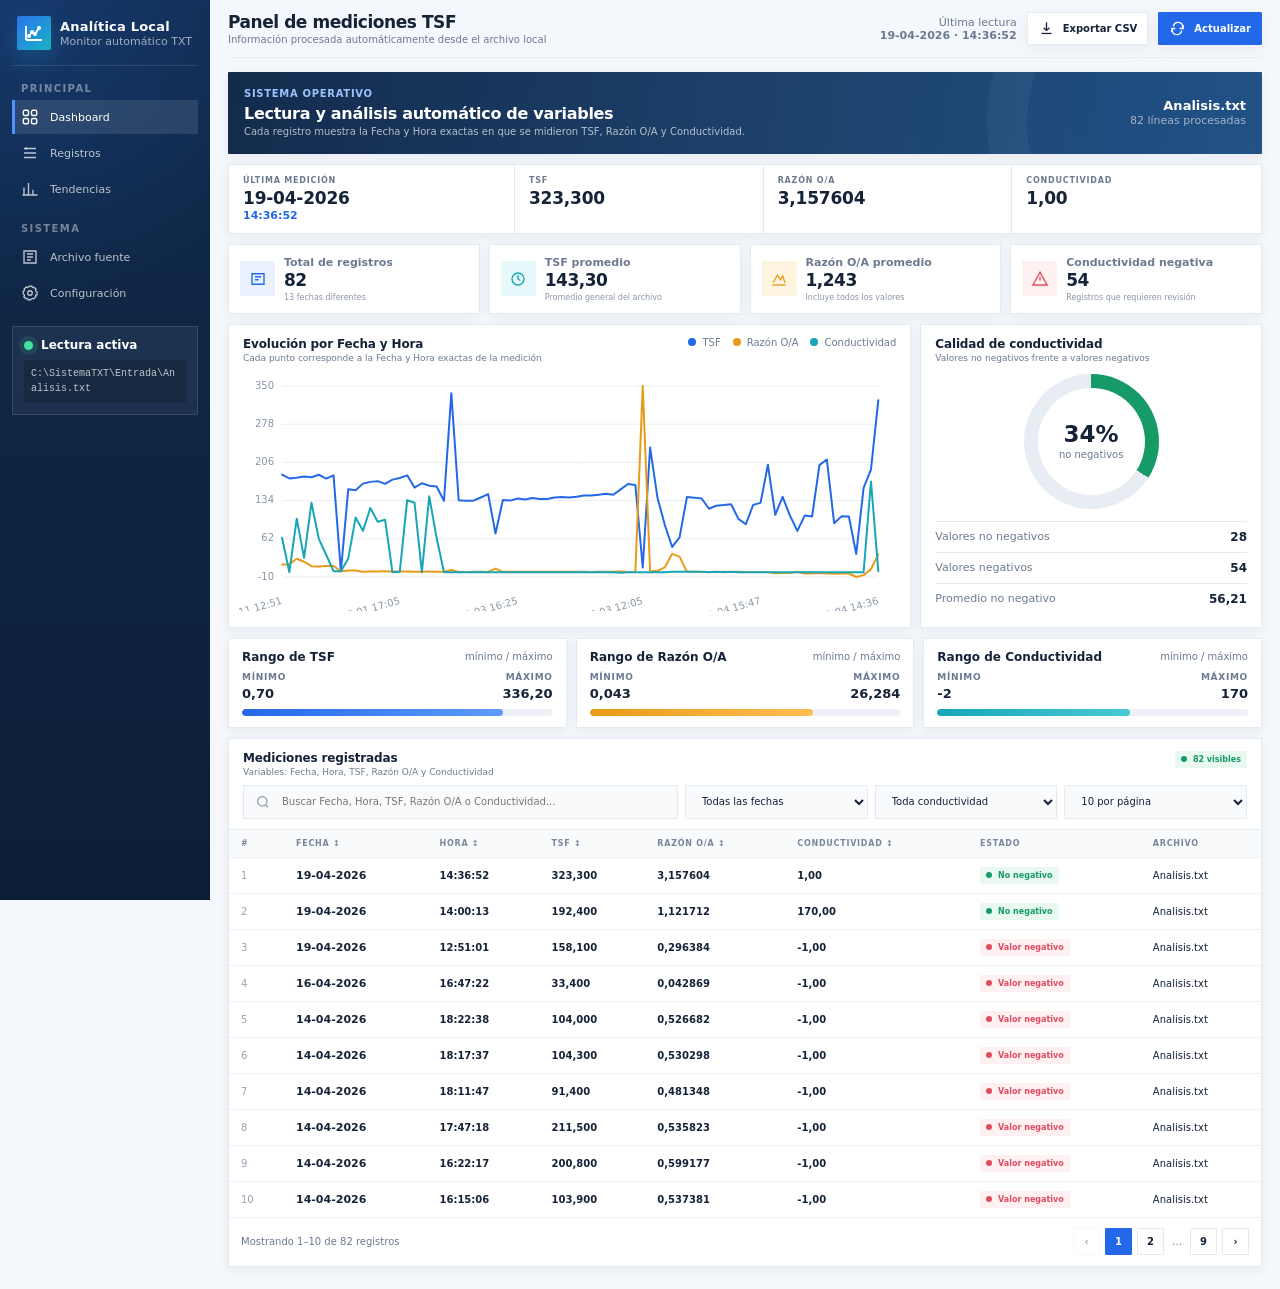
<file: index.html>
<!DOCTYPE html>
<html lang="es">
<head>
  <meta charset="UTF-8">
  <meta name="viewport" content="width=device-width, initial-scale=1.0">
  <meta name="description" content="Dashboard local para visualización automática de archivos TXT">
  <title>Analítica Local | Dashboard TSF</title>
  <style>
    :root {
      --bg: #f4f7fb;
      --panel: #ffffff;
      --panel-soft: #f8fafc;
      --sidebar: #0d1f38;
      --sidebar-2: #102a4c;
      --primary: #2368e8;
      --primary-soft: #eaf1ff;
      --cyan: #17a6b6;
      --cyan-soft: #e7f8fa;
      --amber: #e99a18;
      --amber-soft: #fff4df;
      --danger: #df4c5f;
      --danger-soft: #fff0f2;
      --success: #169b68;
      --success-soft: #e9f8f1;
      --text: #152238;
      --muted: #6c7a90;
      --border: #e4eaf2;
      --shadow: 0 14px 35px rgba(29, 53, 87, 0.08);
      --radius: 18px;
    }

    * { box-sizing: border-box; }

    html { scroll-behavior: smooth; }

    body {
      margin: 0;
      min-height: 100vh;
      background: var(--bg);
      color: var(--text);
      font-family: Inter, ui-sans-serif, system-ui, -apple-system, BlinkMacSystemFont, "Segoe UI", sans-serif;
      font-size: 14px;
    }

    button, input, select { font: inherit; }

    button { cursor: pointer; }

    .app {
      min-height: 100vh;
      display: grid;
      grid-template-columns: 246px minmax(0, 1fr);
    }

    .sidebar {
      position: sticky;
      top: 0;
      height: 100vh;
      overflow: auto;
      background:
        radial-gradient(circle at 10% 0%, rgba(44, 113, 229, 0.22), transparent 33%),
        linear-gradient(180deg, var(--sidebar-2), var(--sidebar));
      color: #fff;
      padding: 24px 18px;
      z-index: 20;
    }

    .brand {
      display: flex;
      align-items: center;
      gap: 12px;
      padding: 0 8px 24px;
      border-bottom: 1px solid rgba(255,255,255,.11);
    }

    .brand-mark {
      width: 42px;
      height: 42px;
      border-radius: 13px;
      display: grid;
      place-items: center;
      background: linear-gradient(135deg, #2b75ed, #19b3c4);
      box-shadow: 0 10px 24px rgba(24, 150, 202, .28);
    }

    .brand-mark svg { width: 24px; height: 24px; }

    .brand strong { display: block; font-size: 15px; letter-spacing: .2px; }
    .brand small { color: rgba(255,255,255,.6); font-size: 11px; }

    .nav-label {
      margin: 24px 12px 8px;
      color: rgba(255,255,255,.42);
      font-size: 10px;
      font-weight: 800;
      letter-spacing: 1.4px;
      text-transform: uppercase;
    }

    .nav {
      display: grid;
      gap: 5px;
    }

    .nav a {
      display: flex;
      align-items: center;
      gap: 11px;
      padding: 11px 13px;
      color: rgba(255,255,255,.72);
      text-decoration: none;
      border-radius: 11px;
      transition: .2s ease;
    }

    .nav a:hover,
    .nav a.active {
      background: rgba(255,255,255,.105);
      color: #fff;
    }

    .nav a.active {
      box-shadow: inset 3px 0 0 #4e91ff;
    }

    .nav svg { width: 18px; height: 18px; flex: 0 0 auto; }

    .source-card {
      margin-top: 24px;
      padding: 15px;
      border: 1px solid rgba(255,255,255,.12);
      background: rgba(255,255,255,.06);
      border-radius: 14px;
    }

    .source-card .status {
      display: flex;
      align-items: center;
      gap: 8px;
      font-weight: 700;
      margin-bottom: 8px;
    }

    .pulse {
      width: 9px;
      height: 9px;
      border-radius: 50%;
      background: #48dfa3;
      box-shadow: 0 0 0 5px rgba(72,223,163,.12);
    }

    .source-card code {
      display: block;
      padding: 9px 10px;
      border-radius: 9px;
      background: rgba(0,0,0,.17);
      color: rgba(255,255,255,.72);
      word-break: break-all;
      font-size: 10px;
      line-height: 1.45;
    }

    .main {
      min-width: 0;
      padding: 0 28px 34px;
    }

    .topbar {
      min-height: 76px;
      display: flex;
      align-items: center;
      justify-content: space-between;
      gap: 18px;
      position: sticky;
      top: 0;
      z-index: 15;
      background: rgba(244,247,251,.88);
      backdrop-filter: blur(12px);
      border-bottom: 1px solid rgba(228,234,242,.7);
    }

    .menu-button {
      display: none;
      border: 0;
      background: var(--panel);
      width: 42px;
      height: 42px;
      border-radius: 12px;
      color: var(--text);
      box-shadow: var(--shadow);
    }

    .page-title h1 {
      margin: 0;
      font-size: 21px;
      letter-spacing: -.45px;
    }

    .page-title p {
      margin: 4px 0 0;
      color: var(--muted);
      font-size: 12px;
    }

    .top-actions {
      display: flex;
      gap: 10px;
      align-items: center;
    }

    .last-update {
      color: var(--muted);
      font-size: 11px;
      text-align: right;
    }

    .btn {
      border: 1px solid var(--border);
      background: var(--panel);
      color: var(--text);
      min-height: 40px;
      border-radius: 11px;
      padding: 0 14px;
      display: inline-flex;
      align-items: center;
      justify-content: center;
      gap: 8px;
      font-weight: 750;
      transition: .2s ease;
      box-shadow: 0 5px 18px rgba(29,53,87,.05);
    }

    .btn:hover { transform: translateY(-1px); border-color: #ccd6e4; }
    .btn.primary { background: var(--primary); color: #fff; border-color: var(--primary); }
    .btn svg { width: 17px; height: 17px; }

    .content { padding-top: 24px; }

    .hero-strip {
      background:
        linear-gradient(100deg, rgba(14,39,73,.98), rgba(25,74,127,.94)),
        radial-gradient(circle at 90% 30%, rgba(45,129,255,.45), transparent 45%);
      color: #fff;
      padding: 23px 25px;
      border-radius: var(--radius);
      display: flex;
      align-items: center;
      justify-content: space-between;
      gap: 18px;
      box-shadow: var(--shadow);
      overflow: hidden;
      position: relative;
    }

    .hero-strip::after {
      content: "";
      position: absolute;
      width: 280px;
      height: 280px;
      right: -85px;
      top: -130px;
      border-radius: 50%;
      border: 40px solid rgba(255,255,255,.045);
    }

    .hero-copy { position: relative; z-index: 1; }
    .hero-copy small { color: #9dc3ff; font-weight: 800; letter-spacing: .7px; text-transform: uppercase; }
    .hero-copy h2 { margin: 7px 0 5px; font-size: 21px; letter-spacing: -.3px; }
    .hero-copy p { margin: 0; color: rgba(255,255,255,.68); max-width: 650px; font-size: 12px; line-height: 1.6; }
    .hero-file { position: relative; z-index: 1; text-align: right; white-space: nowrap; }
    .hero-file strong { display: block; font-size: 13px; }
    .hero-file span { color: rgba(255,255,255,.58); font-size: 11px; }

    .kpi-grid {
      display: grid;
      grid-template-columns: repeat(4, minmax(0,1fr));
      gap: 16px;
      margin-top: 18px;
    }

    .kpi {
      background: var(--panel);
      border: 1px solid var(--border);
      border-radius: var(--radius);
      padding: 18px;
      box-shadow: var(--shadow);
      display: grid;
      grid-template-columns: 46px 1fr;
      gap: 13px;
      align-items: center;
    }

    .kpi-icon {
      width: 46px;
      height: 46px;
      border-radius: 14px;
      display: grid;
      place-items: center;
    }

    .kpi-icon svg { width: 22px; height: 22px; }
    .kpi-icon.blue { color: var(--primary); background: var(--primary-soft); }
    .kpi-icon.cyan { color: var(--cyan); background: var(--cyan-soft); }
    .kpi-icon.amber { color: var(--amber); background: var(--amber-soft); }
    .kpi-icon.red { color: var(--danger); background: var(--danger-soft); }

    .kpi-label { color: var(--muted); font-size: 11px; font-weight: 700; }
    .kpi-value { margin-top: 3px; font-size: 22px; font-weight: 850; letter-spacing: -.5px; }
    .kpi-foot { margin-top: 3px; color: #8b97a8; font-size: 10px; }

    .dashboard-grid {
      display: grid;
      grid-template-columns: minmax(0, 1.6fr) minmax(300px, .8fr);
      gap: 16px;
      margin-top: 16px;
    }

    .panel {
      min-width: 0;
      background: var(--panel);
      border: 1px solid var(--border);
      border-radius: var(--radius);
      box-shadow: var(--shadow);
    }

    .panel-head {
      display: flex;
      align-items: flex-start;
      justify-content: space-between;
      gap: 14px;
      padding: 18px 20px 13px;
    }

    .panel-title h3 {
      margin: 0;
      font-size: 14px;
      letter-spacing: -.15px;
    }

    .panel-title p {
      margin: 5px 0 0;
      color: var(--muted);
      font-size: 10px;
    }

    .legend {
      display: flex;
      flex-wrap: wrap;
      justify-content: flex-end;
      gap: 12px;
      color: var(--muted);
      font-size: 10px;
    }

    .legend-item { display: flex; align-items: center; gap: 6px; }
    .legend-dot { width: 8px; height: 8px; border-radius: 50%; }

    .chart-wrap {
      padding: 0 14px 16px;
      height: 300px;
      position: relative;
    }

    canvas { width: 100%; height: 100%; display: block; }

    .quality-body { padding: 2px 20px 20px; }

    .quality-chart {
      width: 178px;
      height: 178px;
      border-radius: 50%;
      margin: 8px auto 20px;
      display: grid;
      place-items: center;
      position: relative;
      background: conic-gradient(var(--success) 0 var(--valid-angle), #e8edf4 var(--valid-angle) 360deg);
    }

    .quality-chart::after {
      content: "";
      position: absolute;
      inset: 18px;
      background: var(--panel);
      border-radius: 50%;
    }

    .quality-value { position: relative; z-index: 1; text-align: center; }
    .quality-value strong { display: block; font-size: 30px; }
    .quality-value span { color: var(--muted); font-size: 10px; }

    .quality-row {
      display: flex;
      justify-content: space-between;
      align-items: center;
      padding: 11px 0;
      border-top: 1px solid var(--border);
    }

    .quality-row span { color: var(--muted); font-size: 11px; }
    .quality-row strong { font-size: 12px; }

    .range-grid {
      margin-top: 16px;
      display: grid;
      grid-template-columns: repeat(3, minmax(0,1fr));
      gap: 16px;
    }

    .range-card {
      padding: 17px 18px;
      display: grid;
      gap: 13px;
    }

    .range-head {
      display: flex;
      align-items: center;
      justify-content: space-between;
    }

    .range-head strong { font-size: 12px; }
    .range-head span { color: var(--muted); font-size: 10px; }
    .range-values { display: flex; justify-content: space-between; gap: 10px; }
    .range-values div { min-width: 0; }
    .range-values small { display: block; color: var(--muted); font-size: 9px; text-transform: uppercase; font-weight: 800; letter-spacing: .7px; }
    .range-values b { display: block; margin-top: 4px; font-size: 16px; }
    .bar { height: 7px; border-radius: 99px; background: #eef2f7; overflow: hidden; }
    .bar > i { display: block; height: 100%; border-radius: inherit; background: linear-gradient(90deg, var(--primary), #5f9bff); }

    .table-panel { margin-top: 16px; overflow: hidden; }

    .table-tools {
      padding: 0 20px 16px;
      display: grid;
      grid-template-columns: minmax(210px, 1fr) repeat(3, minmax(130px, .42fr));
      gap: 10px;
    }

    .field {
      position: relative;
      min-width: 0;
    }

    .field svg {
      position: absolute;
      left: 12px;
      top: 50%;
      transform: translateY(-50%);
      width: 16px;
      height: 16px;
      color: #8b98aa;
      pointer-events: none;
    }

    .field input,
    .field select {
      width: 100%;
      height: 41px;
      border: 1px solid var(--border);
      border-radius: 10px;
      padding: 0 12px;
      background: var(--panel-soft);
      color: var(--text);
      outline: none;
    }

    .field.has-icon input { padding-left: 38px; }
    .field input:focus, .field select:focus { border-color: #9dbcf5; box-shadow: 0 0 0 3px rgba(35,104,232,.08); }

    .table-scroll { overflow: auto; border-top: 1px solid var(--border); }

    table {
      width: 100%;
      min-width: 940px;
      border-collapse: collapse;
    }

    th, td {
      padding: 13px 18px;
      text-align: left;
      border-bottom: 1px solid #edf1f6;
      white-space: nowrap;
    }

    th {
      background: #f8fafc;
      color: #78869b;
      font-size: 9px;
      font-weight: 850;
      letter-spacing: .75px;
      text-transform: uppercase;
      position: sticky;
      top: 0;
      z-index: 1;
    }

    th.sortable { cursor: pointer; user-select: none; }
    th.sortable:hover { color: var(--primary); }
    td { font-size: 11px; }
    tbody tr:hover { background: #fbfdff; }
    .row-index { color: #97a3b4; width: 55px; }
    .metric { font-variant-numeric: tabular-nums; font-weight: 700; }
    .date-cell strong { display: block; font-size: 11px; }
    .date-cell span { display: block; margin-top: 3px; color: var(--muted); font-size: 9px; }

    .badge {
      display: inline-flex;
      align-items: center;
      gap: 6px;
      padding: 6px 9px;
      border-radius: 99px;
      font-size: 9px;
      font-weight: 800;
    }

    .badge::before { content: ""; width: 6px; height: 6px; border-radius: 50%; }
    .badge.ok { color: var(--success); background: var(--success-soft); }
    .badge.ok::before { background: var(--success); }
    .badge.warn { color: #bb7210; background: var(--amber-soft); }
    .badge.warn::before { background: var(--amber); }
    .badge.error { color: var(--danger); background: var(--danger-soft); }
    .badge.error::before { background: var(--danger); }

    .table-footer {
      min-height: 62px;
      padding: 12px 18px;
      display: flex;
      align-items: center;
      justify-content: space-between;
      gap: 15px;
      color: var(--muted);
      font-size: 10px;
    }

    .pagination { display: flex; align-items: center; gap: 5px; }
    .page-btn {
      min-width: 32px;
      height: 32px;
      border: 1px solid var(--border);
      border-radius: 8px;
      background: var(--panel);
      color: var(--text);
      font-size: 10px;
      font-weight: 750;
    }

    .page-btn.active { background: var(--primary); border-color: var(--primary); color: #fff; }
    .page-btn:disabled { opacity: .4; cursor: not-allowed; }

    .empty {
      padding: 44px 20px;
      text-align: center;
      color: var(--muted);
    }

    .overlay {
      display: none;
      position: fixed;
      inset: 0;
      background: rgba(7,18,35,.45);
      z-index: 18;
    }

    .tooltip {
      position: fixed;
      pointer-events: none;
      background: #102039;
      color: #fff;
      border-radius: 9px;
      padding: 8px 10px;
      font-size: 10px;
      box-shadow: 0 8px 24px rgba(0,0,0,.25);
      opacity: 0;
      transform: translate(-50%, calc(-100% - 12px));
      transition: opacity .12s ease;
      z-index: 99;
      white-space: nowrap;
    }

    @media (max-width: 1180px) {
      .kpi-grid { grid-template-columns: repeat(2, minmax(0,1fr)); }
      .table-tools { grid-template-columns: repeat(2, minmax(0,1fr)); }
    }

    @media (max-width: 930px) {
      .app { grid-template-columns: 1fr; }
      .sidebar {
        position: fixed;
        left: 0;
        top: 0;
        transform: translateX(-104%);
        width: 246px;
        transition: transform .25s ease;
      }
      body.sidebar-open .sidebar { transform: translateX(0); }
      body.sidebar-open .overlay { display: block; }
      .menu-button { display: grid; place-items: center; }
      .main { padding: 0 18px 28px; }
      .topbar { justify-content: flex-start; }
      .top-actions { margin-left: auto; }
      .dashboard-grid { grid-template-columns: 1fr; }
      .quality-body {
        display: grid;
        grid-template-columns: 210px 1fr;
        align-items: center;
        gap: 20px;
      }
      .quality-chart { margin: 5px auto; }
    }

    @media (max-width: 680px) {
      .main { padding-inline: 12px; }
      .topbar { min-height: 68px; }
      .page-title h1 { font-size: 17px; }
      .page-title p, .last-update { display: none; }
      .top-actions .btn span { display: none; }
      .hero-strip { align-items: flex-start; padding: 19px; }
      .hero-file { display: none; }
      .hero-copy h2 { font-size: 17px; }
      .kpi-grid { grid-template-columns: repeat(2, minmax(0,1fr)); gap: 10px; }
      .kpi { padding: 14px 12px; grid-template-columns: 38px 1fr; gap: 10px; }
      .kpi-icon { width: 38px; height: 38px; border-radius: 11px; }
      .kpi-value { font-size: 17px; }
      .range-grid { grid-template-columns: 1fr; gap: 10px; }
      .quality-body { display: block; }
      .table-tools { grid-template-columns: 1fr; }
      .panel-head { padding-inline: 15px; }
      .legend { display: none; }
      .chart-wrap { height: 245px; padding-inline: 6px; }
      .table-tools { padding-inline: 15px; }
      .table-footer { align-items: flex-start; flex-direction: column; }
    }
  
    /* Versión industrial compacta */
    :root {
      --radius: 2px;
      --shadow: 0 3px 12px rgba(29, 53, 87, 0.06);
    }

    body { font-size: 12px; }
    .app { grid-template-columns: 210px minmax(0,1fr); }
    .sidebar { padding: 16px 12px; }
    .brand { padding: 0 5px 15px; gap: 9px; }
    .brand-mark { width: 34px; height: 34px; border-radius: 2px; }
    .brand strong { font-size: 13px; }
    .nav-label { margin: 17px 9px 6px; }
    .nav { gap: 2px; }
    .nav a { padding: 8px 9px; border-radius: 1px; font-size: 11px; }
    .source-card { margin-top: 16px; padding: 11px; border-radius: 1px; }
    .source-card code { border-radius: 0; padding: 7px; }

    .main { padding: 0 18px 22px; }
    .topbar { min-height: 58px; }
    .page-title h1 { font-size: 17px; }
    .page-title p { margin-top: 2px; font-size: 10px; }
    .btn { min-height: 33px; border-radius: 1px; padding: 0 10px; font-size: 10px; }
    .content { padding-top: 14px; }

    .hero-strip {
      padding: 14px 16px;
      border-radius: 1px;
      min-height: 78px;
    }
    .hero-copy h2 { margin: 4px 0 2px; font-size: 16px; }
    .hero-copy p { font-size: 10px; line-height: 1.45; }

    .latest-measurement {
      display: grid;
      grid-template-columns: 1.15fr repeat(3, 1fr);
      margin-top: 10px;
      background: #fff;
      border: 1px solid var(--border);
      box-shadow: var(--shadow);
    }
    .latest-time, .latest-variable {
      min-width: 0;
      padding: 11px 14px;
      border-right: 1px solid var(--border);
    }
    .latest-measurement > :last-child { border-right: 0; }
    .latest-time span, .latest-variable span {
      display: block;
      color: var(--muted);
      font-size: 8px;
      font-weight: 850;
      letter-spacing: .8px;
    }
    .latest-time strong, .latest-variable strong {
      display: block;
      margin-top: 3px;
      font-size: 17px;
      letter-spacing: -.2px;
    }
    .latest-time small { color: var(--primary); font-weight: 750; font-size: 11px; }

    .kpi-grid { gap: 9px; margin-top: 10px; }
    .kpi { padding: 11px; border-radius: 1px; grid-template-columns: 35px 1fr; gap: 9px; }
    .kpi-icon { width: 35px; height: 35px; border-radius: 1px; }
    .kpi-icon svg { width: 18px; height: 18px; }
    .kpi-value { font-size: 17px; margin-top: 1px; }
    .kpi-foot { font-size: 8px; }

    .dashboard-grid, .range-grid, .table-panel { margin-top: 10px; }
    .dashboard-grid, .range-grid { gap: 9px; }
    .panel { border-radius: 1px; }
    .panel-head { padding: 12px 14px 8px; }
    .panel-title h3 { font-size: 12px; }
    .panel-title p { margin-top: 2px; font-size: 9px; }
    .chart-wrap { height: 250px; padding: 0 8px 10px; }
    .quality-body { padding: 0 14px 13px; }
    .quality-chart { width: 135px; height: 135px; margin: 3px auto 12px; }
    .quality-chart::after { inset: 14px; }
    .quality-value strong { font-size: 23px; }
    .quality-row { padding: 8px 0; }
    .range-card { padding: 11px 13px; gap: 8px; }
    .range-values b { font-size: 13px; }

    .table-tools { padding: 0 14px 10px; gap: 7px; }
    .field input, .field select { height: 34px; border-radius: 1px; font-size: 10px; }
    th, td { padding: 9px 12px; }
    th { font-size: 8px; }
    td { font-size: 10px; }
    .badge { border-radius: 1px; padding: 4px 6px; font-size: 8px; }
    .table-footer { min-height: 48px; padding: 8px 12px; }
    .page-btn { min-width: 27px; height: 27px; border-radius: 1px; }

    .menu-button { border-radius: 1px; }
    .tooltip { border-radius: 1px; }

    @media (max-width: 930px) {
      .sidebar { width: 210px; }
      .latest-measurement { grid-template-columns: repeat(2, 1fr); }
      .latest-measurement > * { border-bottom: 1px solid var(--border); }
      .latest-measurement > :nth-child(2) { border-right: 0; }
      .latest-measurement > :nth-child(3),
      .latest-measurement > :nth-child(4) { border-bottom: 0; }
    }

    @media (max-width: 680px) {
      .main { padding-inline: 8px; }
      .latest-time, .latest-variable { padding: 9px 10px; }
      .latest-time strong, .latest-variable strong { font-size: 14px; }
      .kpi-grid { gap: 6px; }
      .kpi { padding: 9px; }
    }

  </style>
</head>
<body>
  <div class="overlay" id="overlay"></div>
  <div class="app">
  <aside class="sidebar" id="sidebar">
    <div class="brand">
      <div class="brand-mark">
        <svg viewBox="0 0 24 24" fill="none" stroke="currentColor" stroke-width="2">
          <path d="M4 19V5M4 19h16"/>
          <path d="m7 15 3-4 3 2 4-6"/>
          <circle cx="7" cy="15" r="1"/><circle cx="10" cy="11" r="1"/>
          <circle cx="13" cy="13" r="1"/><circle cx="17" cy="7" r="1"/>
        </svg>
      </div>
      <div>
        <strong>Analítica Local</strong>
        <small>Monitor automático TXT</small>
      </div>
    </div>

    <div class="nav-label">Principal</div>
    <nav class="nav">
      <a href="#resumen" class="active">
        <svg viewBox="0 0 24 24" fill="none" stroke="currentColor" stroke-width="1.8">
          <rect x="3" y="3" width="7" height="7" rx="2"/><rect x="14" y="3" width="7" height="7" rx="2"/>
          <rect x="3" y="14" width="7" height="7" rx="2"/><rect x="14" y="14" width="7" height="7" rx="2"/>
        </svg>
        Dashboard
      </a>
      <a href="#registros">
        <svg viewBox="0 0 24 24" fill="none" stroke="currentColor" stroke-width="1.8">
          <path d="M4 6h16M4 12h16M4 18h16"/><circle cx="7" cy="6" r=".5" fill="currentColor"/>
        </svg>
        Registros
      </a>
      <a href="#graficos">
        <svg viewBox="0 0 24 24" fill="none" stroke="currentColor" stroke-width="1.8">
          <path d="M4 20V10M10 20V4M16 20v-7M22 20H2"/>
        </svg>
        Tendencias
      </a>
    </nav>

    <div class="nav-label">Sistema</div>
    <nav class="nav">
      <a href="#fuente">
        <svg viewBox="0 0 24 24" fill="none" stroke="currentColor" stroke-width="1.8">
          <path d="M4 4h16v16H4z"/><path d="M8 8h8M8 12h8M8 16h5"/>
        </svg>
        Archivo fuente
      </a>
      <a href="#configuracion">
        <svg viewBox="0 0 24 24" fill="none" stroke="currentColor" stroke-width="1.8">
          <circle cx="12" cy="12" r="3"/><path d="M19.4 15a1.7 1.7 0 0 0 .34 1.88l.06.06-2.83 2.83-.06-.06A1.7 1.7 0 0 0 15 19.4a1.7 1.7 0 0 0-1 .6 1.7 1.7 0 0 0-.4 1.1V21h-4v-.1A1.7 1.7 0 0 0 8.6 19.4a1.7 1.7 0 0 0-1.88.34l-.06.06-2.83-2.83.06-.06A1.7 1.7 0 0 0 4.6 15a1.7 1.7 0 0 0-.6-1 1.7 1.7 0 0 0-1.1-.4H3v-4h.1A1.7 1.7 0 0 0 4.6 8.6a1.7 1.7 0 0 0-.34-1.88l-.06-.06 2.83-2.83.06.06A1.7 1.7 0 0 0 9 4.6a1.7 1.7 0 0 0 1-.6 1.7 1.7 0 0 0 .4-1.1V3h4v.1A1.7 1.7 0 0 0 15.4 4.6a1.7 1.7 0 0 0 1.88-.34l.06-.06 2.83 2.83-.06.06A1.7 1.7 0 0 0 19.4 9c.17.38.4.73.71 1 .3.27.7.4 1.1.4h.1v4h-.1a1.7 1.7 0 0 0-1.81.6Z"/>
        </svg>
        Configuración
      </a>
    </nav>

    <div class="source-card" id="fuente">
      <div class="status"><span class="pulse"></span> Lectura activa</div>
      <code>C:\SistemaTXT\Entrada\Analisis.txt</code>
    </div>
  </aside>

  <main class="main">
    <header class="topbar">
      <button class="menu-button" id="menuButton" aria-label="Abrir menú">
        <svg viewBox="0 0 24 24" width="21" height="21" fill="none" stroke="currentColor" stroke-width="2"><path d="M4 7h16M4 12h16M4 17h16"/></svg>
      </button>
      <div class="page-title">
        <h1>Panel de mediciones TSF</h1>
        <p>Información procesada automáticamente desde el archivo local</p>
      </div>
      <div class="top-actions">
        <div class="last-update">
          Última lectura<br><strong id="lastReadText">—</strong>
        </div>
        <button class="btn" id="exportButton">
          <svg viewBox="0 0 24 24" fill="none" stroke="currentColor" stroke-width="1.8">
            <path d="M12 3v12m0 0 4-4m-4 4-4-4"/><path d="M5 19h14"/>
          </svg>
          <span>Exportar CSV</span>
        </button>
        <button class="btn primary" id="refreshButton">
          <svg viewBox="0 0 24 24" fill="none" stroke="currentColor" stroke-width="1.8">
            <path d="M20 7v5h-5"/><path d="M4 17v-5h5"/><path d="M6.1 9A7 7 0 0 1 18.7 6.3L20 12M4 12l1.3 5.7A7 7 0 0 0 17.9 15"/>
          </svg>
          <span>Actualizar</span>
        </button>
      </div>
    </header>

    <div class="content">
      <section class="hero-strip" id="resumen">
        <div class="hero-copy">
          <small>Sistema operativo</small>
          <h2>Lectura y análisis automático de variables</h2>
          <p>Cada registro muestra la Fecha y Hora exactas en que se midieron TSF, Razón O/A y Conductividad.</p>
        </div>
        <div class="hero-file">
          <strong>Analisis.txt</strong>
          <span id="heroFileMeta">—</span>
        </div>
      </section>

      <section class="latest-measurement" id="ultima-medicion">
        <div class="latest-time">
          <span>ÚLTIMA MEDICIÓN</span>
          <strong id="latestDate">—</strong>
          <small id="latestTime">—</small>
        </div>
        <div class="latest-variable">
          <span>TSF</span>
          <strong id="latestTsf">—</strong>
        </div>
        <div class="latest-variable">
          <span>RAZÓN O/A</span>
          <strong id="latestRazon">—</strong>
        </div>
        <div class="latest-variable">
          <span>CONDUCTIVIDAD</span>
          <strong id="latestConductividad">—</strong>
        </div>
      </section>

      <section class="kpi-grid">
        <article class="kpi">
          <div class="kpi-icon blue">
            <svg viewBox="0 0 24 24" fill="none" stroke="currentColor" stroke-width="1.8">
              <path d="M4 5h16v14H4z"/><path d="M8 9h8M8 13h5"/>
            </svg>
          </div>
          <div>
            <div class="kpi-label">Total de registros</div>
            <div class="kpi-value" id="totalRecords">0</div>
            <div class="kpi-foot" id="dateCount">0 fechas diferentes</div>
          </div>
        </article>

        <article class="kpi">
          <div class="kpi-icon cyan">
            <svg viewBox="0 0 24 24" fill="none" stroke="currentColor" stroke-width="1.8">
              <circle cx="12" cy="12" r="8"/><path d="M12 7v5l3 2"/>
            </svg>
          </div>
          <div>
            <div class="kpi-label">TSF promedio</div>
            <div class="kpi-value" id="avgTiempo">0</div>
            <div class="kpi-foot">Promedio general del archivo</div>
          </div>
        </article>

        <article class="kpi">
          <div class="kpi-icon amber">
            <svg viewBox="0 0 24 24" fill="none" stroke="currentColor" stroke-width="1.8">
              <path d="M4 17 10 7l4 6 3-5 3 9"/><path d="M3 20h18"/>
            </svg>
          </div>
          <div>
            <div class="kpi-label">Razón O/A promedio</div>
            <div class="kpi-value" id="avgRazon">0</div>
            <div class="kpi-foot">Incluye todos los valores</div>
          </div>
        </article>

        <article class="kpi">
          <div class="kpi-icon red">
            <svg viewBox="0 0 24 24" fill="none" stroke="currentColor" stroke-width="1.8">
              <path d="M12 3 2.5 20h19L12 3Z"/><path d="M12 9v5M12 17h.01"/>
            </svg>
          </div>
          <div>
            <div class="kpi-label">Conductividad negativa</div>
            <div class="kpi-value" id="negativeCount">0</div>
            <div class="kpi-foot">Registros que requieren revisión</div>
          </div>
        </article>
      </section>

      <section class="dashboard-grid" id="graficos">
        <article class="panel">
          <div class="panel-head">
            <div class="panel-title">
              <h3>Evolución por Fecha y Hora</h3>
              <p>Cada punto corresponde a la Fecha y Hora exactas de la medición</p>
            </div>
            <div class="legend">
              <span class="legend-item"><i class="legend-dot" style="background:#2368e8"></i>TSF</span>
              <span class="legend-item"><i class="legend-dot" style="background:#e99a18"></i>Razón O/A</span>
              <span class="legend-item"><i class="legend-dot" style="background:#17a6b6"></i>Conductividad</span>
            </div>
          </div>
          <div class="chart-wrap">
            <canvas id="mainChart"></canvas>
          </div>
        </article>

        <article class="panel">
          <div class="panel-head">
            <div class="panel-title">
              <h3>Calidad de conductividad</h3>
              <p>Valores no negativos frente a valores negativos</p>
            </div>
          </div>
          <div class="quality-body">
            <div class="quality-chart" id="qualityChart">
              <div class="quality-value">
                <strong id="validPercent">0%</strong>
                <span>no negativos</span>
              </div>
            </div>
            <div>
              <div class="quality-row">
                <span>Valores no negativos</span>
                <strong id="validCount">0</strong>
              </div>
              <div class="quality-row">
                <span>Valores negativos</span>
                <strong id="invalidCount">0</strong>
              </div>
              <div class="quality-row">
                <span>Promedio no negativo</span>
                <strong id="avgConductividad">0</strong>
              </div>
            </div>
          </div>
        </article>
      </section>

      <section class="range-grid">
        <article class="panel range-card">
          <div class="range-head"><strong>Rango de TSF</strong><span>mínimo / máximo</span></div>
          <div class="range-values"><div><small>Mínimo</small><b id="minTiempo">0</b></div><div style="text-align:right"><small>Máximo</small><b id="maxTiempo">0</b></div></div>
          <div class="bar"><i style="width:84%"></i></div>
        </article>
        <article class="panel range-card">
          <div class="range-head"><strong>Rango de Razón O/A</strong><span>mínimo / máximo</span></div>
          <div class="range-values"><div><small>Mínimo</small><b id="minRazon">0</b></div><div style="text-align:right"><small>Máximo</small><b id="maxRazon">0</b></div></div>
          <div class="bar"><i style="width:72%; background:linear-gradient(90deg,#e99a18,#ffbd50)"></i></div>
        </article>
        <article class="panel range-card">
          <div class="range-head"><strong>Rango de Conductividad</strong><span>mínimo / máximo</span></div>
          <div class="range-values"><div><small>Mínimo</small><b id="minConductividad">0</b></div><div style="text-align:right"><small>Máximo</small><b id="maxConductividad">0</b></div></div>
          <div class="bar"><i style="width:62%; background:linear-gradient(90deg,#17a6b6,#48c9d5)"></i></div>
        </article>
      </section>

      <section class="panel table-panel" id="registros">
        <div class="panel-head">
          <div class="panel-title">
            <h3>Mediciones registradas</h3>
            <p>Variables: Fecha, Hora, TSF, Razón O/A y Conductividad</p>
          </div>
          <span class="badge ok" id="visibleBadge">0 visibles</span>
        </div>

        <div class="table-tools">
          <label class="field has-icon">
            <svg viewBox="0 0 24 24" fill="none" stroke="currentColor" stroke-width="1.8"><circle cx="11" cy="11" r="7"/><path d="m20 20-4-4"/></svg>
            <input type="search" id="searchInput" placeholder="Buscar Fecha, Hora, TSF, Razón O/A o Conductividad...">
          </label>
          <label class="field">
            <select id="dateFilter"><option value="">Todas las fechas</option></select>
          </label>
          <label class="field">
            <select id="statusFilter">
              <option value="">Toda conductividad</option>
              <option value="valid">No negativa</option>
              <option value="negative">Negativa</option>
              <option value="zero">Igual a cero</option>
            </select>
          </label>
          <label class="field">
            <select id="pageSize">
              <option value="10">10 por página</option>
              <option value="20">20 por página</option>
              <option value="50">50 por página</option>
              <option value="100">100 por página</option>
            </select>
          </label>
        </div>

        <div class="table-scroll">
          <table>
            <thead>
              <tr>
                <th>#</th>
                <th class="sortable" data-sort="fecha">Fecha ↕</th>
                <th class="sortable" data-sort="hora">Hora ↕</th>
                <th class="sortable" data-sort="tiempo">TSF ↕</th>
                <th class="sortable" data-sort="razon">Razón O/A ↕</th>
                <th class="sortable" data-sort="conductividad">Conductividad ↕</th>
                <th>Estado</th>
                <th>Archivo</th>
              </tr>
            </thead>
            <tbody id="tableBody"></tbody>
          </table>
          <div class="empty" id="emptyState" hidden>No se encontraron registros con los filtros seleccionados.</div>
        </div>

        <div class="table-footer">
          <span id="tableInfo">Mostrando 0 registros</span>
          <div class="pagination" id="pagination"></div>
        </div>
      </section>
    </div>
  </main>
  </div>

  <div class="tooltip" id="tooltip"></div>

  <script>
    const RAW_DATA = [{"id":1,"iso":"2025-11-26T12:51:30","fecha":"26-11-2025","hora":"12:51:30","tiempo":182.899994,"razon":1.764134,"conductividad":64.0,"archivo":"Analisis.txt"},{"id":2,"iso":"2025-11-26T12:59:17","fecha":"26-11-2025","hora":"12:59:17","tiempo":175.699997,"razon":1.809537,"conductividad":-1.0,"archivo":"Analisis.txt"},{"id":3,"iso":"2025-11-26T13:07:20","fecha":"26-11-2025","hora":"13:07:20","tiempo":177.100006,"razon":2.551133,"conductividad":100.0,"archivo":"Analisis.txt"},{"id":4,"iso":"2025-11-26T13:13:55","fecha":"26-11-2025","hora":"13:13:55","tiempo":179.300003,"razon":2.140458,"conductividad":26.0,"archivo":"Analisis.txt"},{"id":5,"iso":"2025-11-26T13:27:25","fecha":"26-11-2025","hora":"13:27:25","tiempo":178.0,"razon":1.523665,"conductividad":130.0,"archivo":"Analisis.txt"},{"id":6,"iso":"2025-11-26T13:54:08","fecha":"26-11-2025","hora":"13:54:08","tiempo":182.699997,"razon":1.500967,"conductividad":62.0,"archivo":"Analisis.txt"},{"id":7,"iso":"2025-11-26T14:04:34","fecha":"26-11-2025","hora":"14:04:34","tiempo":175.5,"razon":1.556408,"conductividad":32.0,"archivo":"Analisis.txt"},{"id":8,"iso":"2025-11-26T14:34:40","fecha":"26-11-2025","hora":"14:34:40","tiempo":181.5,"razon":1.549131,"conductividad":1.0,"archivo":"Analisis.txt"},{"id":9,"iso":"2025-11-26T14:43:26","fecha":"26-11-2025","hora":"14:43:26","tiempo":0.7,"razon":0.832936,"conductividad":1.0,"archivo":"Analisis.txt"},{"id":10,"iso":"2026-01-13T11:40:48","fecha":"13-01-2026","hora":"11:40:48","tiempo":155.5,"razon":0.930516,"conductividad":25.0,"archivo":"Analisis.txt"},{"id":11,"iso":"2026-01-13T11:45:46","fecha":"13-01-2026","hora":"11:45:46","tiempo":153.600006,"razon":0.940349,"conductividad":102.0,"archivo":"Analisis.txt"},{"id":12,"iso":"2026-01-17T16:39:59","fecha":"17-01-2026","hora":"16:39:59","tiempo":166.0,"razon":0.764646,"conductividad":77.0,"archivo":"Analisis.txt"},{"id":13,"iso":"2026-01-17T16:45:02","fecha":"17-01-2026","hora":"16:45:02","tiempo":169.300003,"razon":0.791089,"conductividad":120.0,"archivo":"Analisis.txt"},{"id":14,"iso":"2026-01-17T16:50:03","fecha":"17-01-2026","hora":"16:50:03","tiempo":170.600006,"razon":0.797954,"conductividad":94.0,"archivo":"Analisis.txt"},{"id":15,"iso":"2026-01-17T16:54:58","fecha":"17-01-2026","hora":"16:54:58","tiempo":165.5,"razon":0.817055,"conductividad":98.0,"archivo":"Analisis.txt"},{"id":16,"iso":"2026-01-17T17:00:06","fecha":"17-01-2026","hora":"17:00:06","tiempo":173.5,"razon":0.814438,"conductividad":-1.0,"archivo":"Analisis.txt"},{"id":17,"iso":"2026-01-17T17:05:09","fecha":"17-01-2026","hora":"17:05:09","tiempo":176.5,"razon":0.801374,"conductividad":0.0,"archivo":"Analisis.txt"},{"id":18,"iso":"2026-01-17T17:10:14","fecha":"17-01-2026","hora":"17:10:14","tiempo":181.600006,"razon":0.805284,"conductividad":135.0,"archivo":"Analisis.txt"},{"id":19,"iso":"2026-01-26T12:53:05","fecha":"26-01-2026","hora":"12:53:05","tiempo":158.5,"razon":0.768505,"conductividad":130.0,"archivo":"Analisis.txt"},{"id":20,"iso":"2026-01-26T13:02:36","fecha":"26-01-2026","hora":"13:02:36","tiempo":166.699997,"razon":0.770367,"conductividad":-1.0,"archivo":"Analisis.txt"},{"id":21,"iso":"2026-01-26T13:07:33","fecha":"26-01-2026","hora":"13:07:33","tiempo":162.199997,"razon":0.784203,"conductividad":142.0,"archivo":"Analisis.txt"},{"id":22,"iso":"2026-01-26T13:11:25","fecha":"26-01-2026","hora":"13:11:25","tiempo":160.699997,"razon":0.780929,"conductividad":64.0,"archivo":"Analisis.txt"},{"id":23,"iso":"2026-03-22T14:59:26","fecha":"22-03-2026","hora":"14:59:26","tiempo":133.600006,"razon":0.754778,"conductividad":-1.0,"archivo":"Analisis.txt"},{"id":24,"iso":"2026-03-22T15:16:13","fecha":"22-03-2026","hora":"15:16:13","tiempo":336.200012,"razon":1.006037,"conductividad":-1.0,"archivo":"Analisis.txt"},{"id":25,"iso":"2026-03-22T15:20:17","fecha":"22-03-2026","hora":"15:20:17","tiempo":134.600006,"razon":0.739678,"conductividad":-1.0,"archivo":"Analisis.txt"},{"id":26,"iso":"2026-03-22T15:25:16","fecha":"22-03-2026","hora":"15:25:16","tiempo":133.600006,"razon":0.746786,"conductividad":-1.0,"archivo":"Analisis.txt"},{"id":27,"iso":"2026-03-22T15:30:16","fecha":"22-03-2026","hora":"15:30:16","tiempo":133.899994,"razon":0.74976,"conductividad":-1.0,"archivo":"Analisis.txt"},{"id":28,"iso":"2026-03-22T15:52:46","fecha":"22-03-2026","hora":"15:52:46","tiempo":139.899994,"razon":0.752995,"conductividad":-1.0,"archivo":"Analisis.txt"},{"id":29,"iso":"2026-03-22T16:00:51","fecha":"22-03-2026","hora":"16:00:51","tiempo":146.199997,"razon":0.737535,"conductividad":-1.0,"archivo":"Analisis.txt"},{"id":30,"iso":"2026-03-22T16:02:55","fecha":"22-03-2026","hora":"16:02:55","tiempo":72.0,"razon":1.1947,"conductividad":-1.0,"archivo":"Analisis.txt"},{"id":31,"iso":"2026-03-22T16:15:07","fecha":"22-03-2026","hora":"16:15:07","tiempo":135.100006,"razon":0.75158,"conductividad":-1.0,"archivo":"Analisis.txt"},{"id":32,"iso":"2026-03-22T16:20:06","fecha":"22-03-2026","hora":"16:20:06","tiempo":134.0,"razon":0.75251,"conductividad":-1.0,"archivo":"Analisis.txt"},{"id":33,"iso":"2026-03-22T16:25:10","fecha":"22-03-2026","hora":"16:25:10","tiempo":138.100006,"razon":0.748185,"conductividad":-1.0,"archivo":"Analisis.txt"},{"id":34,"iso":"2026-03-22T16:30:08","fecha":"22-03-2026","hora":"16:30:08","tiempo":136.0,"razon":0.749808,"conductividad":-1.0,"archivo":"Analisis.txt"},{"id":35,"iso":"2026-03-22T16:35:11","fecha":"22-03-2026","hora":"16:35:11","tiempo":138.699997,"razon":0.749076,"conductividad":-1.0,"archivo":"Analisis.txt"},{"id":36,"iso":"2026-03-22T16:40:09","fecha":"22-03-2026","hora":"16:40:09","tiempo":137.100006,"razon":0.75107,"conductividad":-1.0,"archivo":"Analisis.txt"},{"id":37,"iso":"2026-03-22T16:45:09","fecha":"22-03-2026","hora":"16:45:09","tiempo":137.0,"razon":0.756864,"conductividad":-1.0,"archivo":"Analisis.txt"},{"id":38,"iso":"2026-03-22T16:50:12","fecha":"22-03-2026","hora":"16:50:12","tiempo":139.899994,"razon":0.755584,"conductividad":-1.0,"archivo":"Analisis.txt"},{"id":39,"iso":"2026-03-22T16:55:13","fecha":"22-03-2026","hora":"16:55:13","tiempo":140.899994,"razon":0.750494,"conductividad":-1.0,"archivo":"Analisis.txt"},{"id":40,"iso":"2026-03-22T17:00:12","fecha":"22-03-2026","hora":"17:00:12","tiempo":140.0,"razon":0.754287,"conductividad":-1.0,"archivo":"Analisis.txt"},{"id":41,"iso":"2026-03-22T17:05:13","fecha":"22-03-2026","hora":"17:05:13","tiempo":141.199997,"razon":0.750629,"conductividad":-1.0,"archivo":"Analisis.txt"},{"id":42,"iso":"2026-03-22T17:10:16","fecha":"22-03-2026","hora":"17:10:16","tiempo":143.800003,"razon":0.756854,"conductividad":-1.0,"archivo":"Analisis.txt"},{"id":43,"iso":"2026-03-22T17:20:16","fecha":"22-03-2026","hora":"17:20:16","tiempo":143.5,"razon":0.743768,"conductividad":-1.0,"archivo":"Analisis.txt"},{"id":44,"iso":"2026-03-22T17:30:17","fecha":"22-03-2026","hora":"17:30:17","tiempo":144.899994,"razon":0.751411,"conductividad":-1.0,"archivo":"Analisis.txt"},{"id":45,"iso":"2026-03-22T17:40:19","fecha":"22-03-2026","hora":"17:40:19","tiempo":146.800003,"razon":0.751411,"conductividad":-1.0,"archivo":"Analisis.txt"},{"id":46,"iso":"2026-03-22T17:50:17","fecha":"22-03-2026","hora":"17:50:17","tiempo":145.100006,"razon":0.754456,"conductividad":-1.0,"archivo":"Analisis.txt"},{"id":47,"iso":"2026-03-26T11:10:23","fecha":"26-03-2026","hora":"11:10:23","tiempo":155.100006,"razon":0.815014,"conductividad":-2.0,"archivo":"Analisis.txt"},{"id":48,"iso":"2026-03-26T11:58:29","fecha":"26-03-2026","hora":"11:58:29","tiempo":165.300003,"razon":0.73434,"conductividad":-1.0,"archivo":"Analisis.txt"},{"id":49,"iso":"2026-03-26T12:03:27","fecha":"26-03-2026","hora":"12:03:27","tiempo":163.5,"razon":0.757039,"conductividad":-1.0,"archivo":"Analisis.txt"},{"id":50,"iso":"2026-03-26T12:05:52","fecha":"26-03-2026","hora":"12:05:52","tiempo":8.0,"razon":26.28442,"conductividad":-1.0,"archivo":"Analisis.txt"},{"id":51,"iso":"2026-03-31T10:58:31","fecha":"31-03-2026","hora":"10:58:31","tiempo":234.0,"razon":0.78551,"conductividad":-1.0,"archivo":"Analisis.txt"},{"id":52,"iso":"2026-03-31T11:18:07","fecha":"31-03-2026","hora":"11:18:07","tiempo":139.600006,"razon":0.885375,"conductividad":-1.0,"archivo":"Analisis.txt"},{"id":53,"iso":"2026-03-31T11:21:12","fecha":"31-03-2026","hora":"11:21:12","tiempo":88.099998,"razon":1.373667,"conductividad":-1.0,"archivo":"Analisis.txt"},{"id":54,"iso":"2026-04-05T15:50:23","fecha":"05-04-2026","hora":"15:50:23","tiempo":46.599998,"razon":3.224377,"conductividad":0.0,"archivo":"Analisis.txt"},{"id":55,"iso":"2026-04-05T15:54:58","fecha":"05-04-2026","hora":"15:54:58","tiempo":64.800003,"razon":2.841682,"conductividad":0.0,"archivo":"Analisis.txt"},{"id":56,"iso":"2026-04-05T16:01:13","fecha":"05-04-2026","hora":"16:01:13","tiempo":140.600006,"razon":0.751488,"conductividad":0.0,"archivo":"Analisis.txt"},{"id":57,"iso":"2026-04-05T16:06:12","fecha":"05-04-2026","hora":"16:06:12","tiempo":139.600006,"razon":0.75638,"conductividad":0.0,"archivo":"Analisis.txt"},{"id":58,"iso":"2026-04-05T16:22:23","fecha":"05-04-2026","hora":"16:22:23","tiempo":137.899994,"razon":0.744222,"conductividad":0.0,"archivo":"Analisis.txt"},{"id":59,"iso":"2026-04-11T13:53:37","fecha":"11-04-2026","hora":"13:53:37","tiempo":118.599998,"razon":0.736043,"conductividad":-1.0,"archivo":"Analisis.txt"},{"id":60,"iso":"2026-04-11T13:57:17","fecha":"11-04-2026","hora":"13:57:17","tiempo":124.5,"razon":0.742306,"conductividad":0.0,"archivo":"Analisis.txt"},{"id":61,"iso":"2026-04-11T14:02:18","fecha":"11-04-2026","hora":"14:02:18","tiempo":125.599998,"razon":0.75192,"conductividad":-1.0,"archivo":"Analisis.txt"},{"id":62,"iso":"2026-04-11T14:07:19","fecha":"11-04-2026","hora":"14:07:19","tiempo":127.099998,"razon":0.739156,"conductividad":0.0,"archivo":"Analisis.txt"},{"id":63,"iso":"2026-04-11T14:11:52","fecha":"11-04-2026","hora":"14:11:52","tiempo":99.599998,"razon":0.749974,"conductividad":-1.0,"archivo":"Analisis.txt"},{"id":64,"iso":"2026-04-11T14:32:19","fecha":"11-04-2026","hora":"14:32:19","tiempo":89.400002,"razon":0.742999,"conductividad":-1.0,"archivo":"Analisis.txt"},{"id":65,"iso":"2026-04-11T15:42:02","fecha":"11-04-2026","hora":"15:42:02","tiempo":126.0,"razon":0.737782,"conductividad":-1.0,"archivo":"Analisis.txt"},{"id":66,"iso":"2026-04-11T15:47:05","fecha":"11-04-2026","hora":"15:47:05","tiempo":129.699997,"razon":0.743689,"conductividad":-1.0,"archivo":"Analisis.txt"},{"id":67,"iso":"2026-04-12T17:54:11","fecha":"12-04-2026","hora":"17:54:11","tiempo":201.5,"razon":0.735965,"conductividad":-1.0,"archivo":"Analisis.txt"},{"id":68,"iso":"2026-04-14T11:17:02","fecha":"14-04-2026","hora":"11:17:02","tiempo":107.300003,"razon":0.542755,"conductividad":-1.0,"archivo":"Analisis.txt"},{"id":69,"iso":"2026-04-14T11:21:53","fecha":"14-04-2026","hora":"11:21:53","tiempo":141.100006,"razon":0.582556,"conductividad":-1.0,"archivo":"Analisis.txt"},{"id":70,"iso":"2026-04-14T11:26:17","fecha":"14-04-2026","hora":"11:26:17","tiempo":105.599998,"razon":0.575278,"conductividad":-1.0,"archivo":"Analisis.txt"},{"id":71,"iso":"2026-04-14T16:05:10","fecha":"14-04-2026","hora":"16:05:10","tiempo":76.900002,"razon":0.761788,"conductividad":-1.0,"archivo":"Analisis.txt"},{"id":72,"iso":"2026-04-14T16:10:07","fecha":"14-04-2026","hora":"16:10:07","tiempo":105.699997,"razon":0.531734,"conductividad":-1.0,"archivo":"Analisis.txt"},{"id":73,"iso":"2026-04-14T16:15:06","fecha":"14-04-2026","hora":"16:15:06","tiempo":103.900002,"razon":0.537381,"conductividad":-1.0,"archivo":"Analisis.txt"},{"id":74,"iso":"2026-04-14T16:22:17","fecha":"14-04-2026","hora":"16:22:17","tiempo":200.800003,"razon":0.599177,"conductividad":-1.0,"archivo":"Analisis.txt"},{"id":75,"iso":"2026-04-14T17:47:18","fecha":"14-04-2026","hora":"17:47:18","tiempo":211.5,"razon":0.535823,"conductividad":-1.0,"archivo":"Analisis.txt"},{"id":76,"iso":"2026-04-14T18:11:47","fecha":"14-04-2026","hora":"18:11:47","tiempo":91.400002,"razon":0.481348,"conductividad":-1.0,"archivo":"Analisis.txt"},{"id":77,"iso":"2026-04-14T18:17:37","fecha":"14-04-2026","hora":"18:17:37","tiempo":104.300003,"razon":0.530298,"conductividad":-1.0,"archivo":"Analisis.txt"},{"id":78,"iso":"2026-04-14T18:22:38","fecha":"14-04-2026","hora":"18:22:38","tiempo":104.0,"razon":0.526682,"conductividad":-1.0,"archivo":"Analisis.txt"},{"id":79,"iso":"2026-04-16T16:47:22","fecha":"16-04-2026","hora":"16:47:22","tiempo":33.400002,"razon":0.042869,"conductividad":-1.0,"archivo":"Analisis.txt"},{"id":80,"iso":"2026-04-19T12:51:01","fecha":"19-04-2026","hora":"12:51:01","tiempo":158.100006,"razon":0.296384,"conductividad":-1.0,"archivo":"Analisis.txt"},{"id":81,"iso":"2026-04-19T14:00:13","fecha":"19-04-2026","hora":"14:00:13","tiempo":192.399994,"razon":1.121712,"conductividad":170.0,"archivo":"Analisis.txt"},{"id":82,"iso":"2026-04-19T14:36:52","fecha":"19-04-2026","hora":"14:36:52","tiempo":323.299988,"razon":3.157604,"conductividad":1.0,"archivo":"Analisis.txt"}];

    const fmt = (value, decimals = 2) =>
      new Intl.NumberFormat('es-CL', {
        minimumFractionDigits: decimals,
        maximumFractionDigits: decimals
      }).format(value);

    const state = {
      filtered: [...RAW_DATA],
      page: 1,
      pageSize: 10,
      sortKey: 'iso',
      sortDirection: 'desc'
    };

    const els = {
      totalRecords: document.getElementById('totalRecords'),
      dateCount: document.getElementById('dateCount'),
      avgTiempo: document.getElementById('avgTiempo'),
      avgRazon: document.getElementById('avgRazon'),
      negativeCount: document.getElementById('negativeCount'),
      validPercent: document.getElementById('validPercent'),
      validCount: document.getElementById('validCount'),
      invalidCount: document.getElementById('invalidCount'),
      avgConductividad: document.getElementById('avgConductividad'),
      qualityChart: document.getElementById('qualityChart'),
      minTiempo: document.getElementById('minTiempo'),
      maxTiempo: document.getElementById('maxTiempo'),
      minRazon: document.getElementById('minRazon'),
      maxRazon: document.getElementById('maxRazon'),
      minConductividad: document.getElementById('minConductividad'),
      maxConductividad: document.getElementById('maxConductividad'),
      tableBody: document.getElementById('tableBody'),
      emptyState: document.getElementById('emptyState'),
      tableInfo: document.getElementById('tableInfo'),
      pagination: document.getElementById('pagination'),
      visibleBadge: document.getElementById('visibleBadge'),
      searchInput: document.getElementById('searchInput'),
      dateFilter: document.getElementById('dateFilter'),
      statusFilter: document.getElementById('statusFilter'),
      pageSize: document.getElementById('pageSize'),
      lastReadText: document.getElementById('lastReadText'),
      heroFileMeta: document.getElementById('heroFileMeta'),
      tooltip: document.getElementById('tooltip'),
      latestDate: document.getElementById('latestDate'),
      latestTime: document.getElementById('latestTime'),
      latestTsf: document.getElementById('latestTsf'),
      latestRazon: document.getElementById('latestRazon'),
      latestConductividad: document.getElementById('latestConductividad')
    };

    function average(items, key) {
      return items.length ? items.reduce((sum, item) => sum + item[key], 0) / items.length : 0;
    }

    function initStats() {
      const validConductivity = RAW_DATA.filter(item => item.conductividad >= 0);
      const invalidConductivity = RAW_DATA.filter(item => item.conductividad < 0);
      const uniqueDates = [...new Set(RAW_DATA.map(item => item.fecha))];

      els.totalRecords.textContent = RAW_DATA.length;
      els.dateCount.textContent = `${uniqueDates.length} fechas diferentes`;
      els.avgTiempo.textContent = fmt(average(RAW_DATA, 'tiempo'), 2);
      els.avgRazon.textContent = fmt(average(RAW_DATA, 'razon'), 3);
      els.negativeCount.textContent = invalidConductivity.length;

      const validPercentage = Math.round((validConductivity.length / RAW_DATA.length) * 100);
      els.validPercent.textContent = `${validPercentage}%`;
      els.validCount.textContent = validConductivity.length;
      els.invalidCount.textContent = invalidConductivity.length;
      els.avgConductividad.textContent = fmt(average(validConductivity, 'conductividad'), 2);
      els.qualityChart.style.setProperty('--valid-angle', `${validPercentage * 3.6}deg`);

      const tiempoValues = RAW_DATA.map(x => x.tiempo);
      const razonValues = RAW_DATA.map(x => x.razon);
      const conductivityValues = RAW_DATA.map(x => x.conductividad);

      els.minTiempo.textContent = fmt(Math.min(...tiempoValues), 2);
      els.maxTiempo.textContent = fmt(Math.max(...tiempoValues), 2);
      els.minRazon.textContent = fmt(Math.min(...razonValues), 3);
      els.maxRazon.textContent = fmt(Math.max(...razonValues), 3);
      els.minConductividad.textContent = fmt(Math.min(...conductivityValues), 0);
      els.maxConductividad.textContent = fmt(Math.max(...conductivityValues), 0);

      const last = [...RAW_DATA].sort((a,b) => a.iso.localeCompare(b.iso)).at(-1);
      els.lastReadText.textContent = `${last.fecha} · ${last.hora}`;
      els.heroFileMeta.textContent = `${RAW_DATA.length} líneas procesadas`;
      els.latestDate.textContent = last.fecha;
      els.latestTime.textContent = last.hora;
      els.latestTsf.textContent = fmt(last.tiempo, 3);
      els.latestRazon.textContent = fmt(last.razon, 6);
      els.latestConductividad.textContent = fmt(last.conductividad, 2);

      uniqueDates
        .sort((a,b) => {
          const parse = value => value.split('-').reverse().join('-');
          return parse(b).localeCompare(parse(a));
        })
        .forEach(date => {
          const option = document.createElement('option');
          option.value = date;
          option.textContent = date;
          els.dateFilter.appendChild(option);
        });
    }

    function getStatus(item) {
      if (item.conductividad < 0) return {label: 'Valor negativo', className: 'error'};
      if (item.conductividad === 0) return {label: 'Valor cero', className: 'warn'};
      return {label: 'No negativo', className: 'ok'};
    }

    function applyFilters() {
      const query = els.searchInput.value.trim().toLowerCase();
      const date = els.dateFilter.value;
      const status = els.statusFilter.value;

      state.filtered = RAW_DATA.filter(item => {
        const haystack = [
          item.fecha,
          item.hora,
          item.tiempo,
          item.razon,
          item.conductividad,
          item.archivo
        ].join(' ').toLowerCase();

        const matchesQuery = !query || haystack.includes(query);
        const matchesDate = !date || item.fecha === date;

        let matchesStatus = true;
        if (status === 'valid') matchesStatus = item.conductividad >= 0;
        if (status === 'negative') matchesStatus = item.conductividad < 0;
        if (status === 'zero') matchesStatus = item.conductividad === 0;

        return matchesQuery && matchesDate && matchesStatus;
      });

      state.page = 1;
      renderTable();
    }

    function sortData(data) {
      return [...data].sort((a,b) => {
        const av = a[state.sortKey];
        const bv = b[state.sortKey];
        const direction = state.sortDirection === 'asc' ? 1 : -1;
        if (typeof av === 'number') return (av - bv) * direction;
        return String(av).localeCompare(String(bv)) * direction;
      });
    }

    function renderTable() {
      const sorted = sortData(state.filtered);
      const totalPages = Math.max(1, Math.ceil(sorted.length / state.pageSize));
      if (state.page > totalPages) state.page = totalPages;
      const start = (state.page - 1) * state.pageSize;
      const rows = sorted.slice(start, start + state.pageSize);

      els.tableBody.innerHTML = rows.map((item, index) => {
        const status = getStatus(item);
        return `
          <tr>
            <td class="row-index">${start + index + 1}</td>
            <td class="date-cell"><strong>${item.fecha}</strong></td>
            <td class="metric">${item.hora}</td>
            <td class="metric">${fmt(item.tiempo, 3)}</td>
            <td class="metric">${fmt(item.razon, 6)}</td>
            <td class="metric">${fmt(item.conductividad, 2)}</td>
            <td><span class="badge ${status.className}">${status.label}</span></td>
            <td>${item.archivo}</td>
          </tr>
        `;
      }).join('');

      els.emptyState.hidden = rows.length > 0;
      els.tableInfo.textContent = sorted.length
        ? `Mostrando ${start + 1}–${Math.min(start + state.pageSize, sorted.length)} de ${sorted.length} registros`
        : 'Mostrando 0 registros';
      els.visibleBadge.textContent = `${sorted.length} visibles`;

      renderPagination(totalPages);
    }

    function renderPagination(totalPages) {
      const buttons = [];
      buttons.push(`<button class="page-btn" data-page="${state.page - 1}" ${state.page === 1 ? 'disabled' : ''}>‹</button>`);

      const candidates = new Set([1, totalPages, state.page - 1, state.page, state.page + 1]);
      [...candidates]
        .filter(page => page >= 1 && page <= totalPages)
        .sort((a,b) => a-b)
        .forEach((page, index, arr) => {
          if (index > 0 && page - arr[index - 1] > 1) {
            buttons.push(`<span style="padding:0 3px">…</span>`);
          }
          buttons.push(`<button class="page-btn ${page === state.page ? 'active' : ''}" data-page="${page}">${page}</button>`);
        });

      buttons.push(`<button class="page-btn" data-page="${state.page + 1}" ${state.page === totalPages ? 'disabled' : ''}>›</button>`);
      els.pagination.innerHTML = buttons.join('');
    }

    function setupTableEvents() {
      [els.searchInput, els.dateFilter, els.statusFilter].forEach(el => {
        el.addEventListener(el.tagName === 'INPUT' ? 'input' : 'change', applyFilters);
      });

      els.pageSize.addEventListener('change', () => {
        state.pageSize = Number(els.pageSize.value);
        state.page = 1;
        renderTable();
      });

      els.pagination.addEventListener('click', event => {
        const button = event.target.closest('[data-page]');
        if (!button || button.disabled) return;
        state.page = Number(button.dataset.page);
        renderTable();
      });

      document.querySelectorAll('th.sortable').forEach(header => {
        header.addEventListener('click', () => {
          const key = header.dataset.sort;
          if (state.sortKey === key) {
            state.sortDirection = state.sortDirection === 'asc' ? 'desc' : 'asc';
          } else {
            state.sortKey = key;
            state.sortDirection = 'asc';
          }
          renderTable();
        });
      });
    }

    function drawChart() {
      const canvas = document.getElementById('mainChart');
      const rect = canvas.getBoundingClientRect();
      const dpr = window.devicePixelRatio || 1;
      canvas.width = Math.max(1, Math.floor(rect.width * dpr));
      canvas.height = Math.max(1, Math.floor(rect.height * dpr));

      const ctx = canvas.getContext('2d');
      ctx.scale(dpr, dpr);

      const width = rect.width;
      const height = rect.height;
      const pad = {top: 15, right: 24, bottom: 34, left: 45};
      const plotW = width - pad.left - pad.right;
      const plotH = height - pad.top - pad.bottom;

      ctx.clearRect(0,0,width,height);
      ctx.font = '10px system-ui';
      ctx.textBaseline = 'middle';

      const data = RAW_DATA;
      const tiempo = data.map(d => d.tiempo);
      const cond = data.map(d => d.conductividad);
      const maxY = Math.ceil(Math.max(...tiempo, ...cond) / 50) * 50;
      const minY = Math.min(0, Math.floor(Math.min(...tiempo, ...cond) / 10) * 10);

      const x = index => pad.left + (index / Math.max(1, data.length - 1)) * plotW;
      const y = value => pad.top + (1 - (value - minY) / (maxY - minY)) * plotH;

      ctx.strokeStyle = '#e8edf4';
      ctx.lineWidth = 1;
      ctx.fillStyle = '#8a96a8';
      ctx.textAlign = 'right';

      const gridCount = 5;
      for (let i=0; i<=gridCount; i++) {
        const value = minY + ((maxY - minY) / gridCount) * i;
        const py = y(value);
        ctx.beginPath();
        ctx.moveTo(pad.left, py);
        ctx.lineTo(width - pad.right, py);
        ctx.stroke();
        ctx.fillText(fmt(value,0), pad.left - 8, py);
      }

      ctx.textAlign = 'center';
      const labelCount = width < 520 ? 4 : 6;
      for (let i=0; i<labelCount; i++) {
        const index = Math.round((i/(labelCount-1)) * (data.length-1));
        const px = x(index);
        const label = `${data[index].fecha.slice(0,5)} ${data[index].hora.slice(0,5)}`;
        ctx.save();
        ctx.translate(px, height - 10);
        ctx.rotate(-0.28);
        ctx.textAlign = 'right';
        ctx.fillText(label, 0, 0);
        ctx.restore();
      }

      const drawSeries = (key, color) => {
        ctx.beginPath();
        data.forEach((item,index) => {
          const px = x(index);
          const py = y(item[key]);
          if (index === 0) ctx.moveTo(px,py);
          else ctx.lineTo(px,py);
        });
        ctx.strokeStyle = color;
        ctx.lineWidth = 2;
        ctx.lineJoin = 'round';
        ctx.lineCap = 'round';
        ctx.stroke();
      };

      drawSeries('tiempo', '#2368e8');

      // Razón O/A se representa normalizada al rango principal para poder compararla
      // visualmente sin perder su valor real en el tooltip.
      const razonMin = Math.min(...data.map(d => d.razon));
      const razonMax = Math.max(...data.map(d => d.razon));
      const normalizedData = data.map(item => ({
        ...item,
        razonEscalada: minY + ((item.razon - razonMin) / Math.max(0.000001, razonMax - razonMin)) * (maxY - minY)
      }));

      ctx.beginPath();
      normalizedData.forEach((item,index) => {
        const px = x(index);
        const py = y(item.razonEscalada);
        if (index === 0) ctx.moveTo(px,py);
        else ctx.lineTo(px,py);
      });
      ctx.strokeStyle = '#e99a18';
      ctx.lineWidth = 2;
      ctx.lineJoin = 'round';
      ctx.lineCap = 'round';
      ctx.stroke();

      drawSeries('conductividad', '#17a6b6');

      canvas._chartMeta = {x,y,pad,plotW,plotH,data};
    }

    function setupChartTooltip() {
      const canvas = document.getElementById('mainChart');

      canvas.addEventListener('mousemove', event => {
        const meta = canvas._chartMeta;
        if (!meta) return;

        const rect = canvas.getBoundingClientRect();
        const mx = event.clientX - rect.left;
        const relative = Math.min(1, Math.max(0, (mx - meta.pad.left) / meta.plotW));
        const index = Math.round(relative * (meta.data.length - 1));
        const item = meta.data[index];

        els.tooltip.innerHTML = `
          <strong>Medición: ${item.fecha} a las ${item.hora}</strong><br>
          TSF: ${fmt(item.tiempo,3)} · Razón O/A: ${fmt(item.razon,6)} · Conductividad: ${fmt(item.conductividad,2)}
        `;
        els.tooltip.style.left = `${event.clientX}px`;
        els.tooltip.style.top = `${event.clientY}px`;
        els.tooltip.style.opacity = '1';
      });

      canvas.addEventListener('mouseleave', () => {
        els.tooltip.style.opacity = '0';
      });
    }

    function exportCSV() {
      const data = sortData(state.filtered);
      const header = ['Fecha','Hora','TSF','Razón O/A','Conductividad','Estado','Archivo'];
      const rows = data.map(item => [
        item.fecha,
        item.hora,
        String(item.tiempo).replace('.',','),
        String(item.razon).replace('.',','),
        String(item.conductividad).replace('.',','),
        getStatus(item).label,
        item.archivo
      ]);

      const csv = [header, ...rows]
        .map(row => row.map(value => `"${String(value).replaceAll('"','""')}"`).join(';'))
        .join('\n');

      const blob = new Blob(['\ufeff' + csv], {type: 'text/csv;charset=utf-8'});
      const link = document.createElement('a');
      link.href = URL.createObjectURL(blob);
      link.download = 'registros_analisis.csv';
      link.click();
      URL.revokeObjectURL(link.href);
    }

    function setupActions() {
      document.getElementById('exportButton').addEventListener('click', exportCSV);

      document.getElementById('refreshButton').addEventListener('click', event => {
        const button = event.currentTarget;
        button.disabled = true;
        button.style.opacity = '.7';
        setTimeout(() => {
          const now = new Date();
          els.lastReadText.textContent = now.toLocaleDateString('es-CL') + ' · ' + now.toLocaleTimeString('es-CL');
          button.disabled = false;
          button.style.opacity = '1';
        }, 450);
      });

      const menuButton = document.getElementById('menuButton');
      const overlay = document.getElementById('overlay');
      menuButton.addEventListener('click', () => document.body.classList.toggle('sidebar-open'));
      overlay.addEventListener('click', () => document.body.classList.remove('sidebar-open'));
      document.querySelectorAll('.sidebar a').forEach(link => {
        link.addEventListener('click', () => document.body.classList.remove('sidebar-open'));
      });
    }

    initStats();
    setupTableEvents();
    setupChartTooltip();
    setupActions();
    renderTable();
    drawChart();

    let resizeTimer;
    window.addEventListener('resize', () => {
      clearTimeout(resizeTimer);
      resizeTimer = setTimeout(drawChart, 120);
    });
  </script>
</body>
</html>
</file>
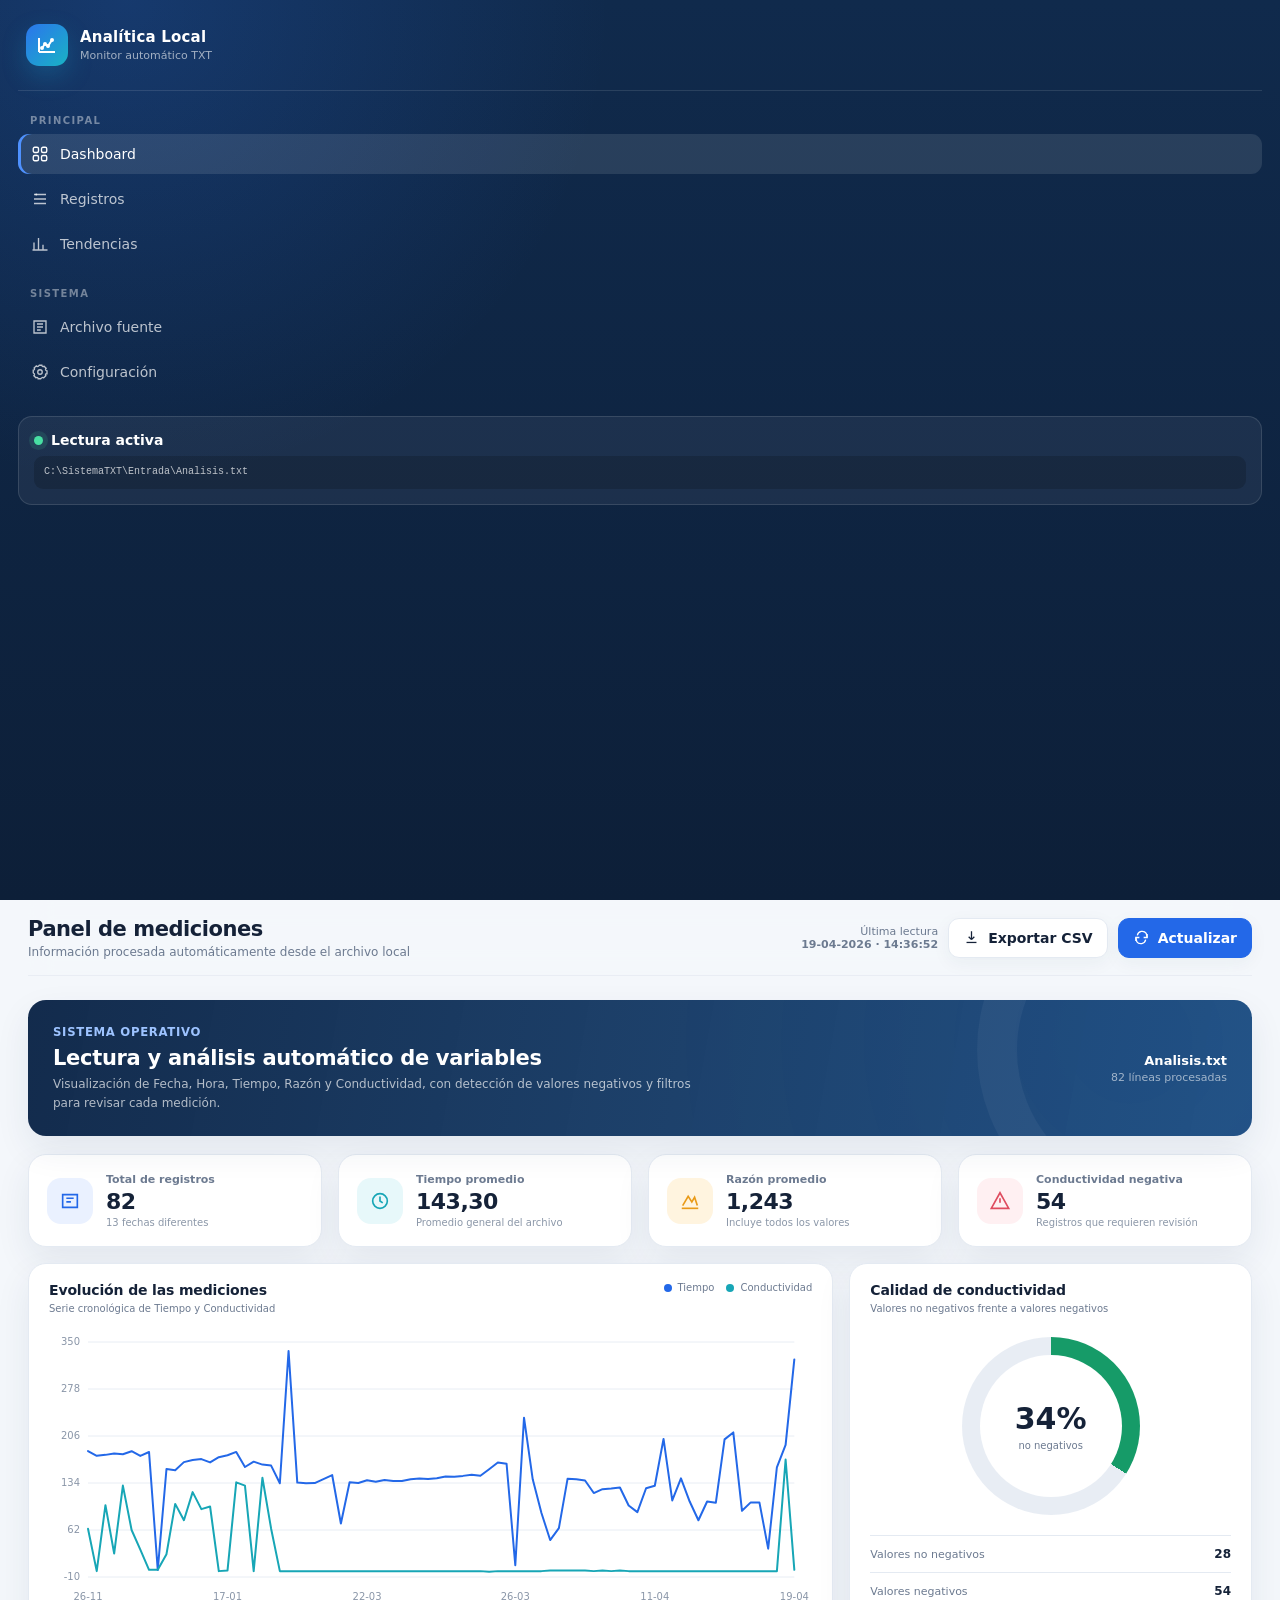
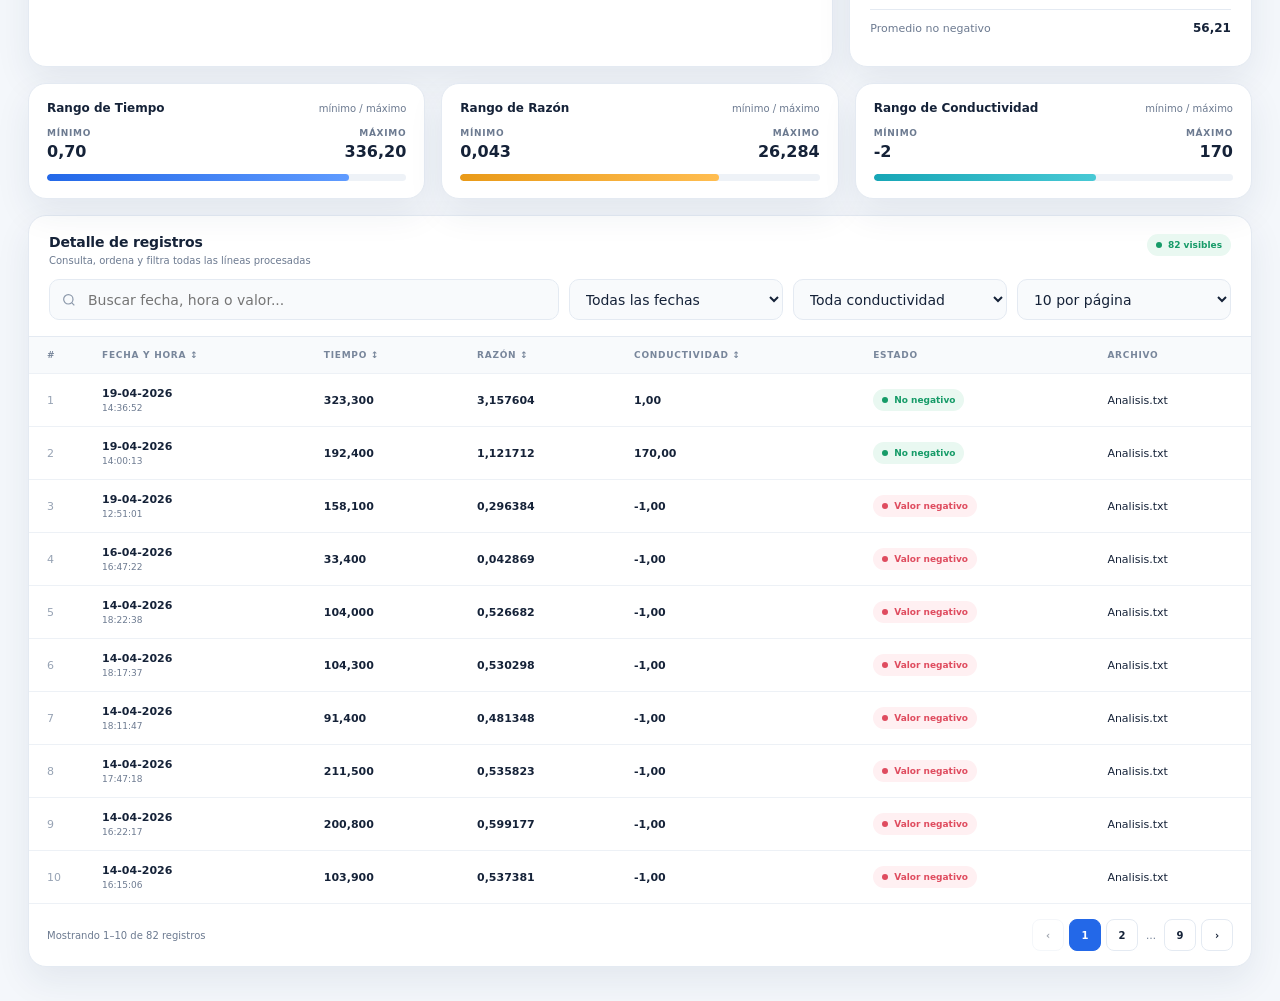
<file: design-reference/index.html>
<!DOCTYPE html>
<html lang="es">
<head>
  <meta charset="UTF-8">
  <meta name="viewport" content="width=device-width, initial-scale=1.0">
  <meta name="description" content="Dashboard local para visualización automática de archivos TXT">
  <title>Panel de Análisis TXT</title>
  <style>
    :root {
      --bg: #f4f7fb;
      --panel: #ffffff;
      --panel-soft: #f8fafc;
      --sidebar: #0d1f38;
      --sidebar-2: #102a4c;
      --primary: #2368e8;
      --primary-soft: #eaf1ff;
      --cyan: #17a6b6;
      --cyan-soft: #e7f8fa;
      --amber: #e99a18;
      --amber-soft: #fff4df;
      --danger: #df4c5f;
      --danger-soft: #fff0f2;
      --success: #169b68;
      --success-soft: #e9f8f1;
      --text: #152238;
      --muted: #6c7a90;
      --border: #e4eaf2;
      --shadow: 0 14px 35px rgba(29, 53, 87, 0.08);
      --radius: 18px;
    }

    * { box-sizing: border-box; }

    html { scroll-behavior: smooth; }

    body {
      margin: 0;
      min-height: 100vh;
      background: var(--bg);
      color: var(--text);
      font-family: Inter, ui-sans-serif, system-ui, -apple-system, BlinkMacSystemFont, "Segoe UI", sans-serif;
      font-size: 14px;
    }

    button, input, select { font: inherit; }

    button { cursor: pointer; }

    .app {
      min-height: 100vh;
      display: grid;
      grid-template-columns: 246px minmax(0, 1fr);
    }

    .sidebar {
      position: sticky;
      top: 0;
      height: 100vh;
      overflow: auto;
      background:
        radial-gradient(circle at 10% 0%, rgba(44, 113, 229, 0.22), transparent 33%),
        linear-gradient(180deg, var(--sidebar-2), var(--sidebar));
      color: #fff;
      padding: 24px 18px;
      z-index: 20;
    }

    .brand {
      display: flex;
      align-items: center;
      gap: 12px;
      padding: 0 8px 24px;
      border-bottom: 1px solid rgba(255,255,255,.11);
    }

    .brand-mark {
      width: 42px;
      height: 42px;
      border-radius: 13px;
      display: grid;
      place-items: center;
      background: linear-gradient(135deg, #2b75ed, #19b3c4);
      box-shadow: 0 10px 24px rgba(24, 150, 202, .28);
    }

    .brand-mark svg { width: 24px; height: 24px; }

    .brand strong { display: block; font-size: 15px; letter-spacing: .2px; }
    .brand small { color: rgba(255,255,255,.6); font-size: 11px; }

    .nav-label {
      margin: 24px 12px 8px;
      color: rgba(255,255,255,.42);
      font-size: 10px;
      font-weight: 800;
      letter-spacing: 1.4px;
      text-transform: uppercase;
    }

    .nav {
      display: grid;
      gap: 5px;
    }

    .nav a {
      display: flex;
      align-items: center;
      gap: 11px;
      padding: 11px 13px;
      color: rgba(255,255,255,.72);
      text-decoration: none;
      border-radius: 11px;
      transition: .2s ease;
    }

    .nav a:hover,
    .nav a.active {
      background: rgba(255,255,255,.105);
      color: #fff;
    }

    .nav a.active {
      box-shadow: inset 3px 0 0 #4e91ff;
    }

    .nav svg { width: 18px; height: 18px; flex: 0 0 auto; }

    .source-card {
      margin-top: 24px;
      padding: 15px;
      border: 1px solid rgba(255,255,255,.12);
      background: rgba(255,255,255,.06);
      border-radius: 14px;
    }

    .source-card .status {
      display: flex;
      align-items: center;
      gap: 8px;
      font-weight: 700;
      margin-bottom: 8px;
    }

    .pulse {
      width: 9px;
      height: 9px;
      border-radius: 50%;
      background: #48dfa3;
      box-shadow: 0 0 0 5px rgba(72,223,163,.12);
    }

    .source-card code {
      display: block;
      padding: 9px 10px;
      border-radius: 9px;
      background: rgba(0,0,0,.17);
      color: rgba(255,255,255,.72);
      word-break: break-all;
      font-size: 10px;
      line-height: 1.45;
    }

    .main {
      min-width: 0;
      padding: 0 28px 34px;
    }

    .topbar {
      min-height: 76px;
      display: flex;
      align-items: center;
      justify-content: space-between;
      gap: 18px;
      position: sticky;
      top: 0;
      z-index: 15;
      background: rgba(244,247,251,.88);
      backdrop-filter: blur(12px);
      border-bottom: 1px solid rgba(228,234,242,.7);
    }

    .menu-button {
      display: none;
      border: 0;
      background: var(--panel);
      width: 42px;
      height: 42px;
      border-radius: 12px;
      color: var(--text);
      box-shadow: var(--shadow);
    }

    .page-title h1 {
      margin: 0;
      font-size: 21px;
      letter-spacing: -.45px;
    }

    .page-title p {
      margin: 4px 0 0;
      color: var(--muted);
      font-size: 12px;
    }

    .top-actions {
      display: flex;
      gap: 10px;
      align-items: center;
    }

    .last-update {
      color: var(--muted);
      font-size: 11px;
      text-align: right;
    }

    .btn {
      border: 1px solid var(--border);
      background: var(--panel);
      color: var(--text);
      min-height: 40px;
      border-radius: 11px;
      padding: 0 14px;
      display: inline-flex;
      align-items: center;
      justify-content: center;
      gap: 8px;
      font-weight: 750;
      transition: .2s ease;
      box-shadow: 0 5px 18px rgba(29,53,87,.05);
    }

    .btn:hover { transform: translateY(-1px); border-color: #ccd6e4; }
    .btn.primary { background: var(--primary); color: #fff; border-color: var(--primary); }
    .btn svg { width: 17px; height: 17px; }

    .content { padding-top: 24px; }

    .hero-strip {
      background:
        linear-gradient(100deg, rgba(14,39,73,.98), rgba(25,74,127,.94)),
        radial-gradient(circle at 90% 30%, rgba(45,129,255,.45), transparent 45%);
      color: #fff;
      padding: 23px 25px;
      border-radius: var(--radius);
      display: flex;
      align-items: center;
      justify-content: space-between;
      gap: 18px;
      box-shadow: var(--shadow);
      overflow: hidden;
      position: relative;
    }

    .hero-strip::after {
      content: "";
      position: absolute;
      width: 280px;
      height: 280px;
      right: -85px;
      top: -130px;
      border-radius: 50%;
      border: 40px solid rgba(255,255,255,.045);
    }

    .hero-copy { position: relative; z-index: 1; }
    .hero-copy small { color: #9dc3ff; font-weight: 800; letter-spacing: .7px; text-transform: uppercase; }
    .hero-copy h2 { margin: 7px 0 5px; font-size: 21px; letter-spacing: -.3px; }
    .hero-copy p { margin: 0; color: rgba(255,255,255,.68); max-width: 650px; font-size: 12px; line-height: 1.6; }
    .hero-file { position: relative; z-index: 1; text-align: right; white-space: nowrap; }
    .hero-file strong { display: block; font-size: 13px; }
    .hero-file span { color: rgba(255,255,255,.58); font-size: 11px; }

    .kpi-grid {
      display: grid;
      grid-template-columns: repeat(4, minmax(0,1fr));
      gap: 16px;
      margin-top: 18px;
    }

    .kpi {
      background: var(--panel);
      border: 1px solid var(--border);
      border-radius: var(--radius);
      padding: 18px;
      box-shadow: var(--shadow);
      display: grid;
      grid-template-columns: 46px 1fr;
      gap: 13px;
      align-items: center;
    }

    .kpi-icon {
      width: 46px;
      height: 46px;
      border-radius: 14px;
      display: grid;
      place-items: center;
    }

    .kpi-icon svg { width: 22px; height: 22px; }
    .kpi-icon.blue { color: var(--primary); background: var(--primary-soft); }
    .kpi-icon.cyan { color: var(--cyan); background: var(--cyan-soft); }
    .kpi-icon.amber { color: var(--amber); background: var(--amber-soft); }
    .kpi-icon.red { color: var(--danger); background: var(--danger-soft); }

    .kpi-label { color: var(--muted); font-size: 11px; font-weight: 700; }
    .kpi-value { margin-top: 3px; font-size: 22px; font-weight: 850; letter-spacing: -.5px; }
    .kpi-foot { margin-top: 3px; color: #8b97a8; font-size: 10px; }

    .dashboard-grid {
      display: grid;
      grid-template-columns: minmax(0, 1.6fr) minmax(300px, .8fr);
      gap: 16px;
      margin-top: 16px;
    }

    .panel {
      min-width: 0;
      background: var(--panel);
      border: 1px solid var(--border);
      border-radius: var(--radius);
      box-shadow: var(--shadow);
    }

    .panel-head {
      display: flex;
      align-items: flex-start;
      justify-content: space-between;
      gap: 14px;
      padding: 18px 20px 13px;
    }

    .panel-title h3 {
      margin: 0;
      font-size: 14px;
      letter-spacing: -.15px;
    }

    .panel-title p {
      margin: 5px 0 0;
      color: var(--muted);
      font-size: 10px;
    }

    .legend {
      display: flex;
      flex-wrap: wrap;
      justify-content: flex-end;
      gap: 12px;
      color: var(--muted);
      font-size: 10px;
    }

    .legend-item { display: flex; align-items: center; gap: 6px; }
    .legend-dot { width: 8px; height: 8px; border-radius: 50%; }

    .chart-wrap {
      padding: 0 14px 16px;
      height: 300px;
      position: relative;
    }

    canvas { width: 100%; height: 100%; display: block; }

    .quality-body { padding: 2px 20px 20px; }

    .quality-chart {
      width: 178px;
      height: 178px;
      border-radius: 50%;
      margin: 8px auto 20px;
      display: grid;
      place-items: center;
      position: relative;
      background: conic-gradient(var(--success) 0 var(--valid-angle), #e8edf4 var(--valid-angle) 360deg);
    }

    .quality-chart::after {
      content: "";
      position: absolute;
      inset: 18px;
      background: var(--panel);
      border-radius: 50%;
    }

    .quality-value { position: relative; z-index: 1; text-align: center; }
    .quality-value strong { display: block; font-size: 30px; }
    .quality-value span { color: var(--muted); font-size: 10px; }

    .quality-row {
      display: flex;
      justify-content: space-between;
      align-items: center;
      padding: 11px 0;
      border-top: 1px solid var(--border);
    }

    .quality-row span { color: var(--muted); font-size: 11px; }
    .quality-row strong { font-size: 12px; }

    .range-grid {
      margin-top: 16px;
      display: grid;
      grid-template-columns: repeat(3, minmax(0,1fr));
      gap: 16px;
    }

    .range-card {
      padding: 17px 18px;
      display: grid;
      gap: 13px;
    }

    .range-head {
      display: flex;
      align-items: center;
      justify-content: space-between;
    }

    .range-head strong { font-size: 12px; }
    .range-head span { color: var(--muted); font-size: 10px; }
    .range-values { display: flex; justify-content: space-between; gap: 10px; }
    .range-values div { min-width: 0; }
    .range-values small { display: block; color: var(--muted); font-size: 9px; text-transform: uppercase; font-weight: 800; letter-spacing: .7px; }
    .range-values b { display: block; margin-top: 4px; font-size: 16px; }
    .bar { height: 7px; border-radius: 99px; background: #eef2f7; overflow: hidden; }
    .bar > i { display: block; height: 100%; border-radius: inherit; background: linear-gradient(90deg, var(--primary), #5f9bff); }

    .table-panel { margin-top: 16px; overflow: hidden; }

    .table-tools {
      padding: 0 20px 16px;
      display: grid;
      grid-template-columns: minmax(210px, 1fr) repeat(3, minmax(130px, .42fr));
      gap: 10px;
    }

    .field {
      position: relative;
      min-width: 0;
    }

    .field svg {
      position: absolute;
      left: 12px;
      top: 50%;
      transform: translateY(-50%);
      width: 16px;
      height: 16px;
      color: #8b98aa;
      pointer-events: none;
    }

    .field input,
    .field select {
      width: 100%;
      height: 41px;
      border: 1px solid var(--border);
      border-radius: 10px;
      padding: 0 12px;
      background: var(--panel-soft);
      color: var(--text);
      outline: none;
    }

    .field.has-icon input { padding-left: 38px; }
    .field input:focus, .field select:focus { border-color: #9dbcf5; box-shadow: 0 0 0 3px rgba(35,104,232,.08); }

    .table-scroll { overflow: auto; border-top: 1px solid var(--border); }

    table {
      width: 100%;
      min-width: 850px;
      border-collapse: collapse;
    }

    th, td {
      padding: 13px 18px;
      text-align: left;
      border-bottom: 1px solid #edf1f6;
      white-space: nowrap;
    }

    th {
      background: #f8fafc;
      color: #78869b;
      font-size: 9px;
      font-weight: 850;
      letter-spacing: .75px;
      text-transform: uppercase;
      position: sticky;
      top: 0;
      z-index: 1;
    }

    th.sortable { cursor: pointer; user-select: none; }
    th.sortable:hover { color: var(--primary); }
    td { font-size: 11px; }
    tbody tr:hover { background: #fbfdff; }
    .row-index { color: #97a3b4; width: 55px; }
    .metric { font-variant-numeric: tabular-nums; font-weight: 700; }
    .date-cell strong { display: block; font-size: 11px; }
    .date-cell span { display: block; margin-top: 3px; color: var(--muted); font-size: 9px; }

    .badge {
      display: inline-flex;
      align-items: center;
      gap: 6px;
      padding: 6px 9px;
      border-radius: 99px;
      font-size: 9px;
      font-weight: 800;
    }

    .badge::before { content: ""; width: 6px; height: 6px; border-radius: 50%; }
    .badge.ok { color: var(--success); background: var(--success-soft); }
    .badge.ok::before { background: var(--success); }
    .badge.warn { color: #bb7210; background: var(--amber-soft); }
    .badge.warn::before { background: var(--amber); }
    .badge.error { color: var(--danger); background: var(--danger-soft); }
    .badge.error::before { background: var(--danger); }

    .table-footer {
      min-height: 62px;
      padding: 12px 18px;
      display: flex;
      align-items: center;
      justify-content: space-between;
      gap: 15px;
      color: var(--muted);
      font-size: 10px;
    }

    .pagination { display: flex; align-items: center; gap: 5px; }
    .page-btn {
      min-width: 32px;
      height: 32px;
      border: 1px solid var(--border);
      border-radius: 8px;
      background: var(--panel);
      color: var(--text);
      font-size: 10px;
      font-weight: 750;
    }

    .page-btn.active { background: var(--primary); border-color: var(--primary); color: #fff; }
    .page-btn:disabled { opacity: .4; cursor: not-allowed; }

    .empty {
      padding: 44px 20px;
      text-align: center;
      color: var(--muted);
    }

    .overlay {
      display: none;
      position: fixed;
      inset: 0;
      background: rgba(7,18,35,.45);
      z-index: 18;
    }

    .tooltip {
      position: fixed;
      pointer-events: none;
      background: #102039;
      color: #fff;
      border-radius: 9px;
      padding: 8px 10px;
      font-size: 10px;
      box-shadow: 0 8px 24px rgba(0,0,0,.25);
      opacity: 0;
      transform: translate(-50%, calc(-100% - 12px));
      transition: opacity .12s ease;
      z-index: 99;
      white-space: nowrap;
    }

    @media (max-width: 1180px) {
      .kpi-grid { grid-template-columns: repeat(2, minmax(0,1fr)); }
      .table-tools { grid-template-columns: repeat(2, minmax(0,1fr)); }
    }

    @media (max-width: 930px) {
      .app { grid-template-columns: 1fr; }
      .sidebar {
        position: fixed;
        left: 0;
        top: 0;
        transform: translateX(-104%);
        width: 246px;
        transition: transform .25s ease;
      }
      body.sidebar-open .sidebar { transform: translateX(0); }
      body.sidebar-open .overlay { display: block; }
      .menu-button { display: grid; place-items: center; }
      .main { padding: 0 18px 28px; }
      .topbar { justify-content: flex-start; }
      .top-actions { margin-left: auto; }
      .dashboard-grid { grid-template-columns: 1fr; }
      .quality-body {
        display: grid;
        grid-template-columns: 210px 1fr;
        align-items: center;
        gap: 20px;
      }
      .quality-chart { margin: 5px auto; }
    }

    @media (max-width: 680px) {
      .main { padding-inline: 12px; }
      .topbar { min-height: 68px; }
      .page-title h1 { font-size: 17px; }
      .page-title p, .last-update { display: none; }
      .top-actions .btn span { display: none; }
      .hero-strip { align-items: flex-start; padding: 19px; }
      .hero-file { display: none; }
      .hero-copy h2 { font-size: 17px; }
      .kpi-grid { grid-template-columns: repeat(2, minmax(0,1fr)); gap: 10px; }
      .kpi { padding: 14px 12px; grid-template-columns: 38px 1fr; gap: 10px; }
      .kpi-icon { width: 38px; height: 38px; border-radius: 11px; }
      .kpi-value { font-size: 17px; }
      .range-grid { grid-template-columns: 1fr; gap: 10px; }
      .quality-body { display: block; }
      .table-tools { grid-template-columns: 1fr; }
      .panel-head { padding-inline: 15px; }
      .legend { display: none; }
      .chart-wrap { height: 245px; padding-inline: 6px; }
      .table-tools { padding-inline: 15px; }
      .table-footer { align-items: flex-start; flex-direction: column; }
    }
  </style>
</head>
<body>
  <div class="overlay" id="overlay"></div>
  <aside class="sidebar" id="sidebar">
    <div class="brand">
      <div class="brand-mark">
        <svg viewBox="0 0 24 24" fill="none" stroke="currentColor" stroke-width="2">
          <path d="M4 19V5M4 19h16"/>
          <path d="m7 15 3-4 3 2 4-6"/>
          <circle cx="7" cy="15" r="1"/><circle cx="10" cy="11" r="1"/>
          <circle cx="13" cy="13" r="1"/><circle cx="17" cy="7" r="1"/>
        </svg>
      </div>
      <div>
        <strong>Analítica Local</strong>
        <small>Monitor automático TXT</small>
      </div>
    </div>

    <div class="nav-label">Principal</div>
    <nav class="nav">
      <a href="#resumen" class="active">
        <svg viewBox="0 0 24 24" fill="none" stroke="currentColor" stroke-width="1.8">
          <rect x="3" y="3" width="7" height="7" rx="2"/><rect x="14" y="3" width="7" height="7" rx="2"/>
          <rect x="3" y="14" width="7" height="7" rx="2"/><rect x="14" y="14" width="7" height="7" rx="2"/>
        </svg>
        Dashboard
      </a>
      <a href="#registros">
        <svg viewBox="0 0 24 24" fill="none" stroke="currentColor" stroke-width="1.8">
          <path d="M4 6h16M4 12h16M4 18h16"/><circle cx="7" cy="6" r=".5" fill="currentColor"/>
        </svg>
        Registros
      </a>
      <a href="#graficos">
        <svg viewBox="0 0 24 24" fill="none" stroke="currentColor" stroke-width="1.8">
          <path d="M4 20V10M10 20V4M16 20v-7M22 20H2"/>
        </svg>
        Tendencias
      </a>
    </nav>

    <div class="nav-label">Sistema</div>
    <nav class="nav">
      <a href="#fuente">
        <svg viewBox="0 0 24 24" fill="none" stroke="currentColor" stroke-width="1.8">
          <path d="M4 4h16v16H4z"/><path d="M8 8h8M8 12h8M8 16h5"/>
        </svg>
        Archivo fuente
      </a>
      <a href="#configuracion">
        <svg viewBox="0 0 24 24" fill="none" stroke="currentColor" stroke-width="1.8">
          <circle cx="12" cy="12" r="3"/><path d="M19.4 15a1.7 1.7 0 0 0 .34 1.88l.06.06-2.83 2.83-.06-.06A1.7 1.7 0 0 0 15 19.4a1.7 1.7 0 0 0-1 .6 1.7 1.7 0 0 0-.4 1.1V21h-4v-.1A1.7 1.7 0 0 0 8.6 19.4a1.7 1.7 0 0 0-1.88.34l-.06.06-2.83-2.83.06-.06A1.7 1.7 0 0 0 4.6 15a1.7 1.7 0 0 0-.6-1 1.7 1.7 0 0 0-1.1-.4H3v-4h.1A1.7 1.7 0 0 0 4.6 8.6a1.7 1.7 0 0 0-.34-1.88l-.06-.06 2.83-2.83.06.06A1.7 1.7 0 0 0 9 4.6a1.7 1.7 0 0 0 1-.6 1.7 1.7 0 0 0 .4-1.1V3h4v.1A1.7 1.7 0 0 0 15.4 4.6a1.7 1.7 0 0 0 1.88-.34l.06-.06 2.83 2.83-.06.06A1.7 1.7 0 0 0 19.4 9c.17.38.4.73.71 1 .3.27.7.4 1.1.4h.1v4h-.1a1.7 1.7 0 0 0-1.81.6Z"/>
        </svg>
        Configuración
      </a>
    </nav>

    <div class="source-card" id="fuente">
      <div class="status"><span class="pulse"></span> Lectura activa</div>
      <code>C:\SistemaTXT\Entrada\Analisis.txt</code>
    </div>
  </aside>

  <main class="main">
    <header class="topbar">
      <button class="menu-button" id="menuButton" aria-label="Abrir menú">
        <svg viewBox="0 0 24 24" width="21" height="21" fill="none" stroke="currentColor" stroke-width="2"><path d="M4 7h16M4 12h16M4 17h16"/></svg>
      </button>
      <div class="page-title">
        <h1>Panel de mediciones</h1>
        <p>Información procesada automáticamente desde el archivo local</p>
      </div>
      <div class="top-actions">
        <div class="last-update">
          Última lectura<br><strong id="lastReadText">—</strong>
        </div>
        <button class="btn" id="exportButton">
          <svg viewBox="0 0 24 24" fill="none" stroke="currentColor" stroke-width="1.8">
            <path d="M12 3v12m0 0 4-4m-4 4-4-4"/><path d="M5 19h14"/>
          </svg>
          <span>Exportar CSV</span>
        </button>
        <button class="btn primary" id="refreshButton">
          <svg viewBox="0 0 24 24" fill="none" stroke="currentColor" stroke-width="1.8">
            <path d="M20 7v5h-5"/><path d="M4 17v-5h5"/><path d="M6.1 9A7 7 0 0 1 18.7 6.3L20 12M4 12l1.3 5.7A7 7 0 0 0 17.9 15"/>
          </svg>
          <span>Actualizar</span>
        </button>
      </div>
    </header>

    <div class="content">
      <section class="hero-strip" id="resumen">
        <div class="hero-copy">
          <small>Sistema operativo</small>
          <h2>Lectura y análisis automático de variables</h2>
          <p>Visualización de Fecha, Hora, Tiempo, Razón y Conductividad, con detección de valores negativos y filtros para revisar cada medición.</p>
        </div>
        <div class="hero-file">
          <strong>Analisis.txt</strong>
          <span id="heroFileMeta">—</span>
        </div>
      </section>

      <section class="kpi-grid">
        <article class="kpi">
          <div class="kpi-icon blue">
            <svg viewBox="0 0 24 24" fill="none" stroke="currentColor" stroke-width="1.8">
              <path d="M4 5h16v14H4z"/><path d="M8 9h8M8 13h5"/>
            </svg>
          </div>
          <div>
            <div class="kpi-label">Total de registros</div>
            <div class="kpi-value" id="totalRecords">0</div>
            <div class="kpi-foot" id="dateCount">0 fechas diferentes</div>
          </div>
        </article>

        <article class="kpi">
          <div class="kpi-icon cyan">
            <svg viewBox="0 0 24 24" fill="none" stroke="currentColor" stroke-width="1.8">
              <circle cx="12" cy="12" r="8"/><path d="M12 7v5l3 2"/>
            </svg>
          </div>
          <div>
            <div class="kpi-label">Tiempo promedio</div>
            <div class="kpi-value" id="avgTiempo">0</div>
            <div class="kpi-foot">Promedio general del archivo</div>
          </div>
        </article>

        <article class="kpi">
          <div class="kpi-icon amber">
            <svg viewBox="0 0 24 24" fill="none" stroke="currentColor" stroke-width="1.8">
              <path d="M4 17 10 7l4 6 3-5 3 9"/><path d="M3 20h18"/>
            </svg>
          </div>
          <div>
            <div class="kpi-label">Razón promedio</div>
            <div class="kpi-value" id="avgRazon">0</div>
            <div class="kpi-foot">Incluye todos los valores</div>
          </div>
        </article>

        <article class="kpi">
          <div class="kpi-icon red">
            <svg viewBox="0 0 24 24" fill="none" stroke="currentColor" stroke-width="1.8">
              <path d="M12 3 2.5 20h19L12 3Z"/><path d="M12 9v5M12 17h.01"/>
            </svg>
          </div>
          <div>
            <div class="kpi-label">Conductividad negativa</div>
            <div class="kpi-value" id="negativeCount">0</div>
            <div class="kpi-foot">Registros que requieren revisión</div>
          </div>
        </article>
      </section>

      <section class="dashboard-grid" id="graficos">
        <article class="panel">
          <div class="panel-head">
            <div class="panel-title">
              <h3>Evolución de las mediciones</h3>
              <p>Serie cronológica de Tiempo y Conductividad</p>
            </div>
            <div class="legend">
              <span class="legend-item"><i class="legend-dot" style="background:#2368e8"></i>Tiempo</span>
              <span class="legend-item"><i class="legend-dot" style="background:#17a6b6"></i>Conductividad</span>
            </div>
          </div>
          <div class="chart-wrap">
            <canvas id="mainChart"></canvas>
          </div>
        </article>

        <article class="panel">
          <div class="panel-head">
            <div class="panel-title">
              <h3>Calidad de conductividad</h3>
              <p>Valores no negativos frente a valores negativos</p>
            </div>
          </div>
          <div class="quality-body">
            <div class="quality-chart" id="qualityChart">
              <div class="quality-value">
                <strong id="validPercent">0%</strong>
                <span>no negativos</span>
              </div>
            </div>
            <div>
              <div class="quality-row">
                <span>Valores no negativos</span>
                <strong id="validCount">0</strong>
              </div>
              <div class="quality-row">
                <span>Valores negativos</span>
                <strong id="invalidCount">0</strong>
              </div>
              <div class="quality-row">
                <span>Promedio no negativo</span>
                <strong id="avgConductividad">0</strong>
              </div>
            </div>
          </div>
        </article>
      </section>

      <section class="range-grid">
        <article class="panel range-card">
          <div class="range-head"><strong>Rango de Tiempo</strong><span>mínimo / máximo</span></div>
          <div class="range-values"><div><small>Mínimo</small><b id="minTiempo">0</b></div><div style="text-align:right"><small>Máximo</small><b id="maxTiempo">0</b></div></div>
          <div class="bar"><i style="width:84%"></i></div>
        </article>
        <article class="panel range-card">
          <div class="range-head"><strong>Rango de Razón</strong><span>mínimo / máximo</span></div>
          <div class="range-values"><div><small>Mínimo</small><b id="minRazon">0</b></div><div style="text-align:right"><small>Máximo</small><b id="maxRazon">0</b></div></div>
          <div class="bar"><i style="width:72%; background:linear-gradient(90deg,#e99a18,#ffbd50)"></i></div>
        </article>
        <article class="panel range-card">
          <div class="range-head"><strong>Rango de Conductividad</strong><span>mínimo / máximo</span></div>
          <div class="range-values"><div><small>Mínimo</small><b id="minConductividad">0</b></div><div style="text-align:right"><small>Máximo</small><b id="maxConductividad">0</b></div></div>
          <div class="bar"><i style="width:62%; background:linear-gradient(90deg,#17a6b6,#48c9d5)"></i></div>
        </article>
      </section>

      <section class="panel table-panel" id="registros">
        <div class="panel-head">
          <div class="panel-title">
            <h3>Detalle de registros</h3>
            <p>Consulta, ordena y filtra todas las líneas procesadas</p>
          </div>
          <span class="badge ok" id="visibleBadge">0 visibles</span>
        </div>

        <div class="table-tools">
          <label class="field has-icon">
            <svg viewBox="0 0 24 24" fill="none" stroke="currentColor" stroke-width="1.8"><circle cx="11" cy="11" r="7"/><path d="m20 20-4-4"/></svg>
            <input type="search" id="searchInput" placeholder="Buscar fecha, hora o valor...">
          </label>
          <label class="field">
            <select id="dateFilter"><option value="">Todas las fechas</option></select>
          </label>
          <label class="field">
            <select id="statusFilter">
              <option value="">Toda conductividad</option>
              <option value="valid">No negativa</option>
              <option value="negative">Negativa</option>
              <option value="zero">Igual a cero</option>
            </select>
          </label>
          <label class="field">
            <select id="pageSize">
              <option value="10">10 por página</option>
              <option value="20">20 por página</option>
              <option value="50">50 por página</option>
              <option value="100">100 por página</option>
            </select>
          </label>
        </div>

        <div class="table-scroll">
          <table>
            <thead>
              <tr>
                <th>#</th>
                <th class="sortable" data-sort="iso">Fecha y hora ↕</th>
                <th class="sortable" data-sort="tiempo">Tiempo ↕</th>
                <th class="sortable" data-sort="razon">Razón ↕</th>
                <th class="sortable" data-sort="conductividad">Conductividad ↕</th>
                <th>Estado</th>
                <th>Archivo</th>
              </tr>
            </thead>
            <tbody id="tableBody"></tbody>
          </table>
          <div class="empty" id="emptyState" hidden>No se encontraron registros con los filtros seleccionados.</div>
        </div>

        <div class="table-footer">
          <span id="tableInfo">Mostrando 0 registros</span>
          <div class="pagination" id="pagination"></div>
        </div>
      </section>
    </div>
  </main>

  <div class="tooltip" id="tooltip"></div>

  <script>
    const RAW_DATA = [{"id":1,"iso":"2025-11-26T12:51:30","fecha":"26-11-2025","hora":"12:51:30","tiempo":182.899994,"razon":1.764134,"conductividad":64.0,"archivo":"Analisis.txt"},{"id":2,"iso":"2025-11-26T12:59:17","fecha":"26-11-2025","hora":"12:59:17","tiempo":175.699997,"razon":1.809537,"conductividad":-1.0,"archivo":"Analisis.txt"},{"id":3,"iso":"2025-11-26T13:07:20","fecha":"26-11-2025","hora":"13:07:20","tiempo":177.100006,"razon":2.551133,"conductividad":100.0,"archivo":"Analisis.txt"},{"id":4,"iso":"2025-11-26T13:13:55","fecha":"26-11-2025","hora":"13:13:55","tiempo":179.300003,"razon":2.140458,"conductividad":26.0,"archivo":"Analisis.txt"},{"id":5,"iso":"2025-11-26T13:27:25","fecha":"26-11-2025","hora":"13:27:25","tiempo":178.0,"razon":1.523665,"conductividad":130.0,"archivo":"Analisis.txt"},{"id":6,"iso":"2025-11-26T13:54:08","fecha":"26-11-2025","hora":"13:54:08","tiempo":182.699997,"razon":1.500967,"conductividad":62.0,"archivo":"Analisis.txt"},{"id":7,"iso":"2025-11-26T14:04:34","fecha":"26-11-2025","hora":"14:04:34","tiempo":175.5,"razon":1.556408,"conductividad":32.0,"archivo":"Analisis.txt"},{"id":8,"iso":"2025-11-26T14:34:40","fecha":"26-11-2025","hora":"14:34:40","tiempo":181.5,"razon":1.549131,"conductividad":1.0,"archivo":"Analisis.txt"},{"id":9,"iso":"2025-11-26T14:43:26","fecha":"26-11-2025","hora":"14:43:26","tiempo":0.7,"razon":0.832936,"conductividad":1.0,"archivo":"Analisis.txt"},{"id":10,"iso":"2026-01-13T11:40:48","fecha":"13-01-2026","hora":"11:40:48","tiempo":155.5,"razon":0.930516,"conductividad":25.0,"archivo":"Analisis.txt"},{"id":11,"iso":"2026-01-13T11:45:46","fecha":"13-01-2026","hora":"11:45:46","tiempo":153.600006,"razon":0.940349,"conductividad":102.0,"archivo":"Analisis.txt"},{"id":12,"iso":"2026-01-17T16:39:59","fecha":"17-01-2026","hora":"16:39:59","tiempo":166.0,"razon":0.764646,"conductividad":77.0,"archivo":"Analisis.txt"},{"id":13,"iso":"2026-01-17T16:45:02","fecha":"17-01-2026","hora":"16:45:02","tiempo":169.300003,"razon":0.791089,"conductividad":120.0,"archivo":"Analisis.txt"},{"id":14,"iso":"2026-01-17T16:50:03","fecha":"17-01-2026","hora":"16:50:03","tiempo":170.600006,"razon":0.797954,"conductividad":94.0,"archivo":"Analisis.txt"},{"id":15,"iso":"2026-01-17T16:54:58","fecha":"17-01-2026","hora":"16:54:58","tiempo":165.5,"razon":0.817055,"conductividad":98.0,"archivo":"Analisis.txt"},{"id":16,"iso":"2026-01-17T17:00:06","fecha":"17-01-2026","hora":"17:00:06","tiempo":173.5,"razon":0.814438,"conductividad":-1.0,"archivo":"Analisis.txt"},{"id":17,"iso":"2026-01-17T17:05:09","fecha":"17-01-2026","hora":"17:05:09","tiempo":176.5,"razon":0.801374,"conductividad":0.0,"archivo":"Analisis.txt"},{"id":18,"iso":"2026-01-17T17:10:14","fecha":"17-01-2026","hora":"17:10:14","tiempo":181.600006,"razon":0.805284,"conductividad":135.0,"archivo":"Analisis.txt"},{"id":19,"iso":"2026-01-26T12:53:05","fecha":"26-01-2026","hora":"12:53:05","tiempo":158.5,"razon":0.768505,"conductividad":130.0,"archivo":"Analisis.txt"},{"id":20,"iso":"2026-01-26T13:02:36","fecha":"26-01-2026","hora":"13:02:36","tiempo":166.699997,"razon":0.770367,"conductividad":-1.0,"archivo":"Analisis.txt"},{"id":21,"iso":"2026-01-26T13:07:33","fecha":"26-01-2026","hora":"13:07:33","tiempo":162.199997,"razon":0.784203,"conductividad":142.0,"archivo":"Analisis.txt"},{"id":22,"iso":"2026-01-26T13:11:25","fecha":"26-01-2026","hora":"13:11:25","tiempo":160.699997,"razon":0.780929,"conductividad":64.0,"archivo":"Analisis.txt"},{"id":23,"iso":"2026-03-22T14:59:26","fecha":"22-03-2026","hora":"14:59:26","tiempo":133.600006,"razon":0.754778,"conductividad":-1.0,"archivo":"Analisis.txt"},{"id":24,"iso":"2026-03-22T15:16:13","fecha":"22-03-2026","hora":"15:16:13","tiempo":336.200012,"razon":1.006037,"conductividad":-1.0,"archivo":"Analisis.txt"},{"id":25,"iso":"2026-03-22T15:20:17","fecha":"22-03-2026","hora":"15:20:17","tiempo":134.600006,"razon":0.739678,"conductividad":-1.0,"archivo":"Analisis.txt"},{"id":26,"iso":"2026-03-22T15:25:16","fecha":"22-03-2026","hora":"15:25:16","tiempo":133.600006,"razon":0.746786,"conductividad":-1.0,"archivo":"Analisis.txt"},{"id":27,"iso":"2026-03-22T15:30:16","fecha":"22-03-2026","hora":"15:30:16","tiempo":133.899994,"razon":0.74976,"conductividad":-1.0,"archivo":"Analisis.txt"},{"id":28,"iso":"2026-03-22T15:52:46","fecha":"22-03-2026","hora":"15:52:46","tiempo":139.899994,"razon":0.752995,"conductividad":-1.0,"archivo":"Analisis.txt"},{"id":29,"iso":"2026-03-22T16:00:51","fecha":"22-03-2026","hora":"16:00:51","tiempo":146.199997,"razon":0.737535,"conductividad":-1.0,"archivo":"Analisis.txt"},{"id":30,"iso":"2026-03-22T16:02:55","fecha":"22-03-2026","hora":"16:02:55","tiempo":72.0,"razon":1.1947,"conductividad":-1.0,"archivo":"Analisis.txt"},{"id":31,"iso":"2026-03-22T16:15:07","fecha":"22-03-2026","hora":"16:15:07","tiempo":135.100006,"razon":0.75158,"conductividad":-1.0,"archivo":"Analisis.txt"},{"id":32,"iso":"2026-03-22T16:20:06","fecha":"22-03-2026","hora":"16:20:06","tiempo":134.0,"razon":0.75251,"conductividad":-1.0,"archivo":"Analisis.txt"},{"id":33,"iso":"2026-03-22T16:25:10","fecha":"22-03-2026","hora":"16:25:10","tiempo":138.100006,"razon":0.748185,"conductividad":-1.0,"archivo":"Analisis.txt"},{"id":34,"iso":"2026-03-22T16:30:08","fecha":"22-03-2026","hora":"16:30:08","tiempo":136.0,"razon":0.749808,"conductividad":-1.0,"archivo":"Analisis.txt"},{"id":35,"iso":"2026-03-22T16:35:11","fecha":"22-03-2026","hora":"16:35:11","tiempo":138.699997,"razon":0.749076,"conductividad":-1.0,"archivo":"Analisis.txt"},{"id":36,"iso":"2026-03-22T16:40:09","fecha":"22-03-2026","hora":"16:40:09","tiempo":137.100006,"razon":0.75107,"conductividad":-1.0,"archivo":"Analisis.txt"},{"id":37,"iso":"2026-03-22T16:45:09","fecha":"22-03-2026","hora":"16:45:09","tiempo":137.0,"razon":0.756864,"conductividad":-1.0,"archivo":"Analisis.txt"},{"id":38,"iso":"2026-03-22T16:50:12","fecha":"22-03-2026","hora":"16:50:12","tiempo":139.899994,"razon":0.755584,"conductividad":-1.0,"archivo":"Analisis.txt"},{"id":39,"iso":"2026-03-22T16:55:13","fecha":"22-03-2026","hora":"16:55:13","tiempo":140.899994,"razon":0.750494,"conductividad":-1.0,"archivo":"Analisis.txt"},{"id":40,"iso":"2026-03-22T17:00:12","fecha":"22-03-2026","hora":"17:00:12","tiempo":140.0,"razon":0.754287,"conductividad":-1.0,"archivo":"Analisis.txt"},{"id":41,"iso":"2026-03-22T17:05:13","fecha":"22-03-2026","hora":"17:05:13","tiempo":141.199997,"razon":0.750629,"conductividad":-1.0,"archivo":"Analisis.txt"},{"id":42,"iso":"2026-03-22T17:10:16","fecha":"22-03-2026","hora":"17:10:16","tiempo":143.800003,"razon":0.756854,"conductividad":-1.0,"archivo":"Analisis.txt"},{"id":43,"iso":"2026-03-22T17:20:16","fecha":"22-03-2026","hora":"17:20:16","tiempo":143.5,"razon":0.743768,"conductividad":-1.0,"archivo":"Analisis.txt"},{"id":44,"iso":"2026-03-22T17:30:17","fecha":"22-03-2026","hora":"17:30:17","tiempo":144.899994,"razon":0.751411,"conductividad":-1.0,"archivo":"Analisis.txt"},{"id":45,"iso":"2026-03-22T17:40:19","fecha":"22-03-2026","hora":"17:40:19","tiempo":146.800003,"razon":0.751411,"conductividad":-1.0,"archivo":"Analisis.txt"},{"id":46,"iso":"2026-03-22T17:50:17","fecha":"22-03-2026","hora":"17:50:17","tiempo":145.100006,"razon":0.754456,"conductividad":-1.0,"archivo":"Analisis.txt"},{"id":47,"iso":"2026-03-26T11:10:23","fecha":"26-03-2026","hora":"11:10:23","tiempo":155.100006,"razon":0.815014,"conductividad":-2.0,"archivo":"Analisis.txt"},{"id":48,"iso":"2026-03-26T11:58:29","fecha":"26-03-2026","hora":"11:58:29","tiempo":165.300003,"razon":0.73434,"conductividad":-1.0,"archivo":"Analisis.txt"},{"id":49,"iso":"2026-03-26T12:03:27","fecha":"26-03-2026","hora":"12:03:27","tiempo":163.5,"razon":0.757039,"conductividad":-1.0,"archivo":"Analisis.txt"},{"id":50,"iso":"2026-03-26T12:05:52","fecha":"26-03-2026","hora":"12:05:52","tiempo":8.0,"razon":26.28442,"conductividad":-1.0,"archivo":"Analisis.txt"},{"id":51,"iso":"2026-03-31T10:58:31","fecha":"31-03-2026","hora":"10:58:31","tiempo":234.0,"razon":0.78551,"conductividad":-1.0,"archivo":"Analisis.txt"},{"id":52,"iso":"2026-03-31T11:18:07","fecha":"31-03-2026","hora":"11:18:07","tiempo":139.600006,"razon":0.885375,"conductividad":-1.0,"archivo":"Analisis.txt"},{"id":53,"iso":"2026-03-31T11:21:12","fecha":"31-03-2026","hora":"11:21:12","tiempo":88.099998,"razon":1.373667,"conductividad":-1.0,"archivo":"Analisis.txt"},{"id":54,"iso":"2026-04-05T15:50:23","fecha":"05-04-2026","hora":"15:50:23","tiempo":46.599998,"razon":3.224377,"conductividad":0.0,"archivo":"Analisis.txt"},{"id":55,"iso":"2026-04-05T15:54:58","fecha":"05-04-2026","hora":"15:54:58","tiempo":64.800003,"razon":2.841682,"conductividad":0.0,"archivo":"Analisis.txt"},{"id":56,"iso":"2026-04-05T16:01:13","fecha":"05-04-2026","hora":"16:01:13","tiempo":140.600006,"razon":0.751488,"conductividad":0.0,"archivo":"Analisis.txt"},{"id":57,"iso":"2026-04-05T16:06:12","fecha":"05-04-2026","hora":"16:06:12","tiempo":139.600006,"razon":0.75638,"conductividad":0.0,"archivo":"Analisis.txt"},{"id":58,"iso":"2026-04-05T16:22:23","fecha":"05-04-2026","hora":"16:22:23","tiempo":137.899994,"razon":0.744222,"conductividad":0.0,"archivo":"Analisis.txt"},{"id":59,"iso":"2026-04-11T13:53:37","fecha":"11-04-2026","hora":"13:53:37","tiempo":118.599998,"razon":0.736043,"conductividad":-1.0,"archivo":"Analisis.txt"},{"id":60,"iso":"2026-04-11T13:57:17","fecha":"11-04-2026","hora":"13:57:17","tiempo":124.5,"razon":0.742306,"conductividad":0.0,"archivo":"Analisis.txt"},{"id":61,"iso":"2026-04-11T14:02:18","fecha":"11-04-2026","hora":"14:02:18","tiempo":125.599998,"razon":0.75192,"conductividad":-1.0,"archivo":"Analisis.txt"},{"id":62,"iso":"2026-04-11T14:07:19","fecha":"11-04-2026","hora":"14:07:19","tiempo":127.099998,"razon":0.739156,"conductividad":0.0,"archivo":"Analisis.txt"},{"id":63,"iso":"2026-04-11T14:11:52","fecha":"11-04-2026","hora":"14:11:52","tiempo":99.599998,"razon":0.749974,"conductividad":-1.0,"archivo":"Analisis.txt"},{"id":64,"iso":"2026-04-11T14:32:19","fecha":"11-04-2026","hora":"14:32:19","tiempo":89.400002,"razon":0.742999,"conductividad":-1.0,"archivo":"Analisis.txt"},{"id":65,"iso":"2026-04-11T15:42:02","fecha":"11-04-2026","hora":"15:42:02","tiempo":126.0,"razon":0.737782,"conductividad":-1.0,"archivo":"Analisis.txt"},{"id":66,"iso":"2026-04-11T15:47:05","fecha":"11-04-2026","hora":"15:47:05","tiempo":129.699997,"razon":0.743689,"conductividad":-1.0,"archivo":"Analisis.txt"},{"id":67,"iso":"2026-04-12T17:54:11","fecha":"12-04-2026","hora":"17:54:11","tiempo":201.5,"razon":0.735965,"conductividad":-1.0,"archivo":"Analisis.txt"},{"id":68,"iso":"2026-04-14T11:17:02","fecha":"14-04-2026","hora":"11:17:02","tiempo":107.300003,"razon":0.542755,"conductividad":-1.0,"archivo":"Analisis.txt"},{"id":69,"iso":"2026-04-14T11:21:53","fecha":"14-04-2026","hora":"11:21:53","tiempo":141.100006,"razon":0.582556,"conductividad":-1.0,"archivo":"Analisis.txt"},{"id":70,"iso":"2026-04-14T11:26:17","fecha":"14-04-2026","hora":"11:26:17","tiempo":105.599998,"razon":0.575278,"conductividad":-1.0,"archivo":"Analisis.txt"},{"id":71,"iso":"2026-04-14T16:05:10","fecha":"14-04-2026","hora":"16:05:10","tiempo":76.900002,"razon":0.761788,"conductividad":-1.0,"archivo":"Analisis.txt"},{"id":72,"iso":"2026-04-14T16:10:07","fecha":"14-04-2026","hora":"16:10:07","tiempo":105.699997,"razon":0.531734,"conductividad":-1.0,"archivo":"Analisis.txt"},{"id":73,"iso":"2026-04-14T16:15:06","fecha":"14-04-2026","hora":"16:15:06","tiempo":103.900002,"razon":0.537381,"conductividad":-1.0,"archivo":"Analisis.txt"},{"id":74,"iso":"2026-04-14T16:22:17","fecha":"14-04-2026","hora":"16:22:17","tiempo":200.800003,"razon":0.599177,"conductividad":-1.0,"archivo":"Analisis.txt"},{"id":75,"iso":"2026-04-14T17:47:18","fecha":"14-04-2026","hora":"17:47:18","tiempo":211.5,"razon":0.535823,"conductividad":-1.0,"archivo":"Analisis.txt"},{"id":76,"iso":"2026-04-14T18:11:47","fecha":"14-04-2026","hora":"18:11:47","tiempo":91.400002,"razon":0.481348,"conductividad":-1.0,"archivo":"Analisis.txt"},{"id":77,"iso":"2026-04-14T18:17:37","fecha":"14-04-2026","hora":"18:17:37","tiempo":104.300003,"razon":0.530298,"conductividad":-1.0,"archivo":"Analisis.txt"},{"id":78,"iso":"2026-04-14T18:22:38","fecha":"14-04-2026","hora":"18:22:38","tiempo":104.0,"razon":0.526682,"conductividad":-1.0,"archivo":"Analisis.txt"},{"id":79,"iso":"2026-04-16T16:47:22","fecha":"16-04-2026","hora":"16:47:22","tiempo":33.400002,"razon":0.042869,"conductividad":-1.0,"archivo":"Analisis.txt"},{"id":80,"iso":"2026-04-19T12:51:01","fecha":"19-04-2026","hora":"12:51:01","tiempo":158.100006,"razon":0.296384,"conductividad":-1.0,"archivo":"Analisis.txt"},{"id":81,"iso":"2026-04-19T14:00:13","fecha":"19-04-2026","hora":"14:00:13","tiempo":192.399994,"razon":1.121712,"conductividad":170.0,"archivo":"Analisis.txt"},{"id":82,"iso":"2026-04-19T14:36:52","fecha":"19-04-2026","hora":"14:36:52","tiempo":323.299988,"razon":3.157604,"conductividad":1.0,"archivo":"Analisis.txt"}];

    const fmt = (value, decimals = 2) =>
      new Intl.NumberFormat('es-CL', {
        minimumFractionDigits: decimals,
        maximumFractionDigits: decimals
      }).format(value);

    const state = {
      filtered: [...RAW_DATA],
      page: 1,
      pageSize: 10,
      sortKey: 'iso',
      sortDirection: 'desc'
    };

    const els = {
      totalRecords: document.getElementById('totalRecords'),
      dateCount: document.getElementById('dateCount'),
      avgTiempo: document.getElementById('avgTiempo'),
      avgRazon: document.getElementById('avgRazon'),
      negativeCount: document.getElementById('negativeCount'),
      validPercent: document.getElementById('validPercent'),
      validCount: document.getElementById('validCount'),
      invalidCount: document.getElementById('invalidCount'),
      avgConductividad: document.getElementById('avgConductividad'),
      qualityChart: document.getElementById('qualityChart'),
      minTiempo: document.getElementById('minTiempo'),
      maxTiempo: document.getElementById('maxTiempo'),
      minRazon: document.getElementById('minRazon'),
      maxRazon: document.getElementById('maxRazon'),
      minConductividad: document.getElementById('minConductividad'),
      maxConductividad: document.getElementById('maxConductividad'),
      tableBody: document.getElementById('tableBody'),
      emptyState: document.getElementById('emptyState'),
      tableInfo: document.getElementById('tableInfo'),
      pagination: document.getElementById('pagination'),
      visibleBadge: document.getElementById('visibleBadge'),
      searchInput: document.getElementById('searchInput'),
      dateFilter: document.getElementById('dateFilter'),
      statusFilter: document.getElementById('statusFilter'),
      pageSize: document.getElementById('pageSize'),
      lastReadText: document.getElementById('lastReadText'),
      heroFileMeta: document.getElementById('heroFileMeta'),
      tooltip: document.getElementById('tooltip')
    };

    function average(items, key) {
      return items.length ? items.reduce((sum, item) => sum + item[key], 0) / items.length : 0;
    }

    function initStats() {
      const validConductivity = RAW_DATA.filter(item => item.conductividad >= 0);
      const invalidConductivity = RAW_DATA.filter(item => item.conductividad < 0);
      const uniqueDates = [...new Set(RAW_DATA.map(item => item.fecha))];

      els.totalRecords.textContent = RAW_DATA.length;
      els.dateCount.textContent = `${uniqueDates.length} fechas diferentes`;
      els.avgTiempo.textContent = fmt(average(RAW_DATA, 'tiempo'), 2);
      els.avgRazon.textContent = fmt(average(RAW_DATA, 'razon'), 3);
      els.negativeCount.textContent = invalidConductivity.length;

      const validPercentage = Math.round((validConductivity.length / RAW_DATA.length) * 100);
      els.validPercent.textContent = `${validPercentage}%`;
      els.validCount.textContent = validConductivity.length;
      els.invalidCount.textContent = invalidConductivity.length;
      els.avgConductividad.textContent = fmt(average(validConductivity, 'conductividad'), 2);
      els.qualityChart.style.setProperty('--valid-angle', `${validPercentage * 3.6}deg`);

      const tiempoValues = RAW_DATA.map(x => x.tiempo);
      const razonValues = RAW_DATA.map(x => x.razon);
      const conductivityValues = RAW_DATA.map(x => x.conductividad);

      els.minTiempo.textContent = fmt(Math.min(...tiempoValues), 2);
      els.maxTiempo.textContent = fmt(Math.max(...tiempoValues), 2);
      els.minRazon.textContent = fmt(Math.min(...razonValues), 3);
      els.maxRazon.textContent = fmt(Math.max(...razonValues), 3);
      els.minConductividad.textContent = fmt(Math.min(...conductivityValues), 0);
      els.maxConductividad.textContent = fmt(Math.max(...conductivityValues), 0);

      const last = [...RAW_DATA].sort((a,b) => a.iso.localeCompare(b.iso)).at(-1);
      els.lastReadText.textContent = `${last.fecha} · ${last.hora}`;
      els.heroFileMeta.textContent = `${RAW_DATA.length} líneas procesadas`;

      uniqueDates
        .sort((a,b) => {
          const parse = value => value.split('-').reverse().join('-');
          return parse(b).localeCompare(parse(a));
        })
        .forEach(date => {
          const option = document.createElement('option');
          option.value = date;
          option.textContent = date;
          els.dateFilter.appendChild(option);
        });
    }

    function getStatus(item) {
      if (item.conductividad < 0) return {label: 'Valor negativo', className: 'error'};
      if (item.conductividad === 0) return {label: 'Valor cero', className: 'warn'};
      return {label: 'No negativo', className: 'ok'};
    }

    function applyFilters() {
      const query = els.searchInput.value.trim().toLowerCase();
      const date = els.dateFilter.value;
      const status = els.statusFilter.value;

      state.filtered = RAW_DATA.filter(item => {
        const haystack = [
          item.fecha,
          item.hora,
          item.tiempo,
          item.razon,
          item.conductividad,
          item.archivo
        ].join(' ').toLowerCase();

        const matchesQuery = !query || haystack.includes(query);
        const matchesDate = !date || item.fecha === date;

        let matchesStatus = true;
        if (status === 'valid') matchesStatus = item.conductividad >= 0;
        if (status === 'negative') matchesStatus = item.conductividad < 0;
        if (status === 'zero') matchesStatus = item.conductividad === 0;

        return matchesQuery && matchesDate && matchesStatus;
      });

      state.page = 1;
      renderTable();
    }

    function sortData(data) {
      return [...data].sort((a,b) => {
        const av = a[state.sortKey];
        const bv = b[state.sortKey];
        const direction = state.sortDirection === 'asc' ? 1 : -1;
        if (typeof av === 'number') return (av - bv) * direction;
        return String(av).localeCompare(String(bv)) * direction;
      });
    }

    function renderTable() {
      const sorted = sortData(state.filtered);
      const totalPages = Math.max(1, Math.ceil(sorted.length / state.pageSize));
      if (state.page > totalPages) state.page = totalPages;
      const start = (state.page - 1) * state.pageSize;
      const rows = sorted.slice(start, start + state.pageSize);

      els.tableBody.innerHTML = rows.map((item, index) => {
        const status = getStatus(item);
        return `
          <tr>
            <td class="row-index">${start + index + 1}</td>
            <td class="date-cell"><strong>${item.fecha}</strong><span>${item.hora}</span></td>
            <td class="metric">${fmt(item.tiempo, 3)}</td>
            <td class="metric">${fmt(item.razon, 6)}</td>
            <td class="metric">${fmt(item.conductividad, 2)}</td>
            <td><span class="badge ${status.className}">${status.label}</span></td>
            <td>${item.archivo}</td>
          </tr>
        `;
      }).join('');

      els.emptyState.hidden = rows.length > 0;
      els.tableInfo.textContent = sorted.length
        ? `Mostrando ${start + 1}–${Math.min(start + state.pageSize, sorted.length)} de ${sorted.length} registros`
        : 'Mostrando 0 registros';
      els.visibleBadge.textContent = `${sorted.length} visibles`;

      renderPagination(totalPages);
    }

    function renderPagination(totalPages) {
      const buttons = [];
      buttons.push(`<button class="page-btn" data-page="${state.page - 1}" ${state.page === 1 ? 'disabled' : ''}>‹</button>`);

      const candidates = new Set([1, totalPages, state.page - 1, state.page, state.page + 1]);
      [...candidates]
        .filter(page => page >= 1 && page <= totalPages)
        .sort((a,b) => a-b)
        .forEach((page, index, arr) => {
          if (index > 0 && page - arr[index - 1] > 1) {
            buttons.push(`<span style="padding:0 3px">…</span>`);
          }
          buttons.push(`<button class="page-btn ${page === state.page ? 'active' : ''}" data-page="${page}">${page}</button>`);
        });

      buttons.push(`<button class="page-btn" data-page="${state.page + 1}" ${state.page === totalPages ? 'disabled' : ''}>›</button>`);
      els.pagination.innerHTML = buttons.join('');
    }

    function setupTableEvents() {
      [els.searchInput, els.dateFilter, els.statusFilter].forEach(el => {
        el.addEventListener(el.tagName === 'INPUT' ? 'input' : 'change', applyFilters);
      });

      els.pageSize.addEventListener('change', () => {
        state.pageSize = Number(els.pageSize.value);
        state.page = 1;
        renderTable();
      });

      els.pagination.addEventListener('click', event => {
        const button = event.target.closest('[data-page]');
        if (!button || button.disabled) return;
        state.page = Number(button.dataset.page);
        renderTable();
      });

      document.querySelectorAll('th.sortable').forEach(header => {
        header.addEventListener('click', () => {
          const key = header.dataset.sort;
          if (state.sortKey === key) {
            state.sortDirection = state.sortDirection === 'asc' ? 'desc' : 'asc';
          } else {
            state.sortKey = key;
            state.sortDirection = 'asc';
          }
          renderTable();
        });
      });
    }

    function drawChart() {
      const canvas = document.getElementById('mainChart');
      const rect = canvas.getBoundingClientRect();
      const dpr = window.devicePixelRatio || 1;
      canvas.width = Math.max(1, Math.floor(rect.width * dpr));
      canvas.height = Math.max(1, Math.floor(rect.height * dpr));

      const ctx = canvas.getContext('2d');
      ctx.scale(dpr, dpr);

      const width = rect.width;
      const height = rect.height;
      const pad = {top: 15, right: 24, bottom: 34, left: 45};
      const plotW = width - pad.left - pad.right;
      const plotH = height - pad.top - pad.bottom;

      ctx.clearRect(0,0,width,height);
      ctx.font = '10px system-ui';
      ctx.textBaseline = 'middle';

      const data = RAW_DATA;
      const tiempo = data.map(d => d.tiempo);
      const cond = data.map(d => d.conductividad);
      const maxY = Math.ceil(Math.max(...tiempo, ...cond) / 50) * 50;
      const minY = Math.min(0, Math.floor(Math.min(...tiempo, ...cond) / 10) * 10);

      const x = index => pad.left + (index / Math.max(1, data.length - 1)) * plotW;
      const y = value => pad.top + (1 - (value - minY) / (maxY - minY)) * plotH;

      ctx.strokeStyle = '#e8edf4';
      ctx.lineWidth = 1;
      ctx.fillStyle = '#8a96a8';
      ctx.textAlign = 'right';

      const gridCount = 5;
      for (let i=0; i<=gridCount; i++) {
        const value = minY + ((maxY - minY) / gridCount) * i;
        const py = y(value);
        ctx.beginPath();
        ctx.moveTo(pad.left, py);
        ctx.lineTo(width - pad.right, py);
        ctx.stroke();
        ctx.fillText(fmt(value,0), pad.left - 8, py);
      }

      ctx.textAlign = 'center';
      const labelCount = width < 520 ? 4 : 6;
      for (let i=0; i<labelCount; i++) {
        const index = Math.round((i/(labelCount-1)) * (data.length-1));
        const px = x(index);
        const label = data[index].fecha.slice(0,5);
        ctx.fillText(label, px, height - 14);
      }

      const drawSeries = (key, color) => {
        ctx.beginPath();
        data.forEach((item,index) => {
          const px = x(index);
          const py = y(item[key]);
          if (index === 0) ctx.moveTo(px,py);
          else ctx.lineTo(px,py);
        });
        ctx.strokeStyle = color;
        ctx.lineWidth = 2;
        ctx.lineJoin = 'round';
        ctx.lineCap = 'round';
        ctx.stroke();
      };

      drawSeries('tiempo', '#2368e8');
      drawSeries('conductividad', '#17a6b6');

      canvas._chartMeta = {x,y,pad,plotW,plotH,data};
    }

    function setupChartTooltip() {
      const canvas = document.getElementById('mainChart');

      canvas.addEventListener('mousemove', event => {
        const meta = canvas._chartMeta;
        if (!meta) return;

        const rect = canvas.getBoundingClientRect();
        const mx = event.clientX - rect.left;
        const relative = Math.min(1, Math.max(0, (mx - meta.pad.left) / meta.plotW));
        const index = Math.round(relative * (meta.data.length - 1));
        const item = meta.data[index];

        els.tooltip.innerHTML = `
          <strong>${item.fecha} ${item.hora}</strong><br>
          Tiempo: ${fmt(item.tiempo,3)} · Conductividad: ${fmt(item.conductividad,2)}
        `;
        els.tooltip.style.left = `${event.clientX}px`;
        els.tooltip.style.top = `${event.clientY}px`;
        els.tooltip.style.opacity = '1';
      });

      canvas.addEventListener('mouseleave', () => {
        els.tooltip.style.opacity = '0';
      });
    }

    function exportCSV() {
      const data = sortData(state.filtered);
      const header = ['Fecha','Hora','Tiempo','Razon','Conductividad','Estado','Archivo'];
      const rows = data.map(item => [
        item.fecha,
        item.hora,
        String(item.tiempo).replace('.',','),
        String(item.razon).replace('.',','),
        String(item.conductividad).replace('.',','),
        getStatus(item).label,
        item.archivo
      ]);

      const csv = [header, ...rows]
        .map(row => row.map(value => `"${String(value).replaceAll('"','""')}"`).join(';'))
        .join('\n');

      const blob = new Blob(['\ufeff' + csv], {type: 'text/csv;charset=utf-8'});
      const link = document.createElement('a');
      link.href = URL.createObjectURL(blob);
      link.download = 'registros_analisis.csv';
      link.click();
      URL.revokeObjectURL(link.href);
    }

    function setupActions() {
      document.getElementById('exportButton').addEventListener('click', exportCSV);

      document.getElementById('refreshButton').addEventListener('click', event => {
        const button = event.currentTarget;
        button.disabled = true;
        button.style.opacity = '.7';
        setTimeout(() => {
          const now = new Date();
          els.lastReadText.textContent = now.toLocaleDateString('es-CL') + ' · ' + now.toLocaleTimeString('es-CL');
          button.disabled = false;
          button.style.opacity = '1';
        }, 450);
      });

      const menuButton = document.getElementById('menuButton');
      const overlay = document.getElementById('overlay');
      menuButton.addEventListener('click', () => document.body.classList.toggle('sidebar-open'));
      overlay.addEventListener('click', () => document.body.classList.remove('sidebar-open'));
      document.querySelectorAll('.sidebar a').forEach(link => {
        link.addEventListener('click', () => document.body.classList.remove('sidebar-open'));
      });
    }

    initStats();
    setupTableEvents();
    setupChartTooltip();
    setupActions();
    renderTable();
    drawChart();

    let resizeTimer;
    window.addEventListener('resize', () => {
      clearTimeout(resizeTimer);
      resizeTimer = setTimeout(drawChart, 120);
    });
  </script>
</body>
</html>
</file>
